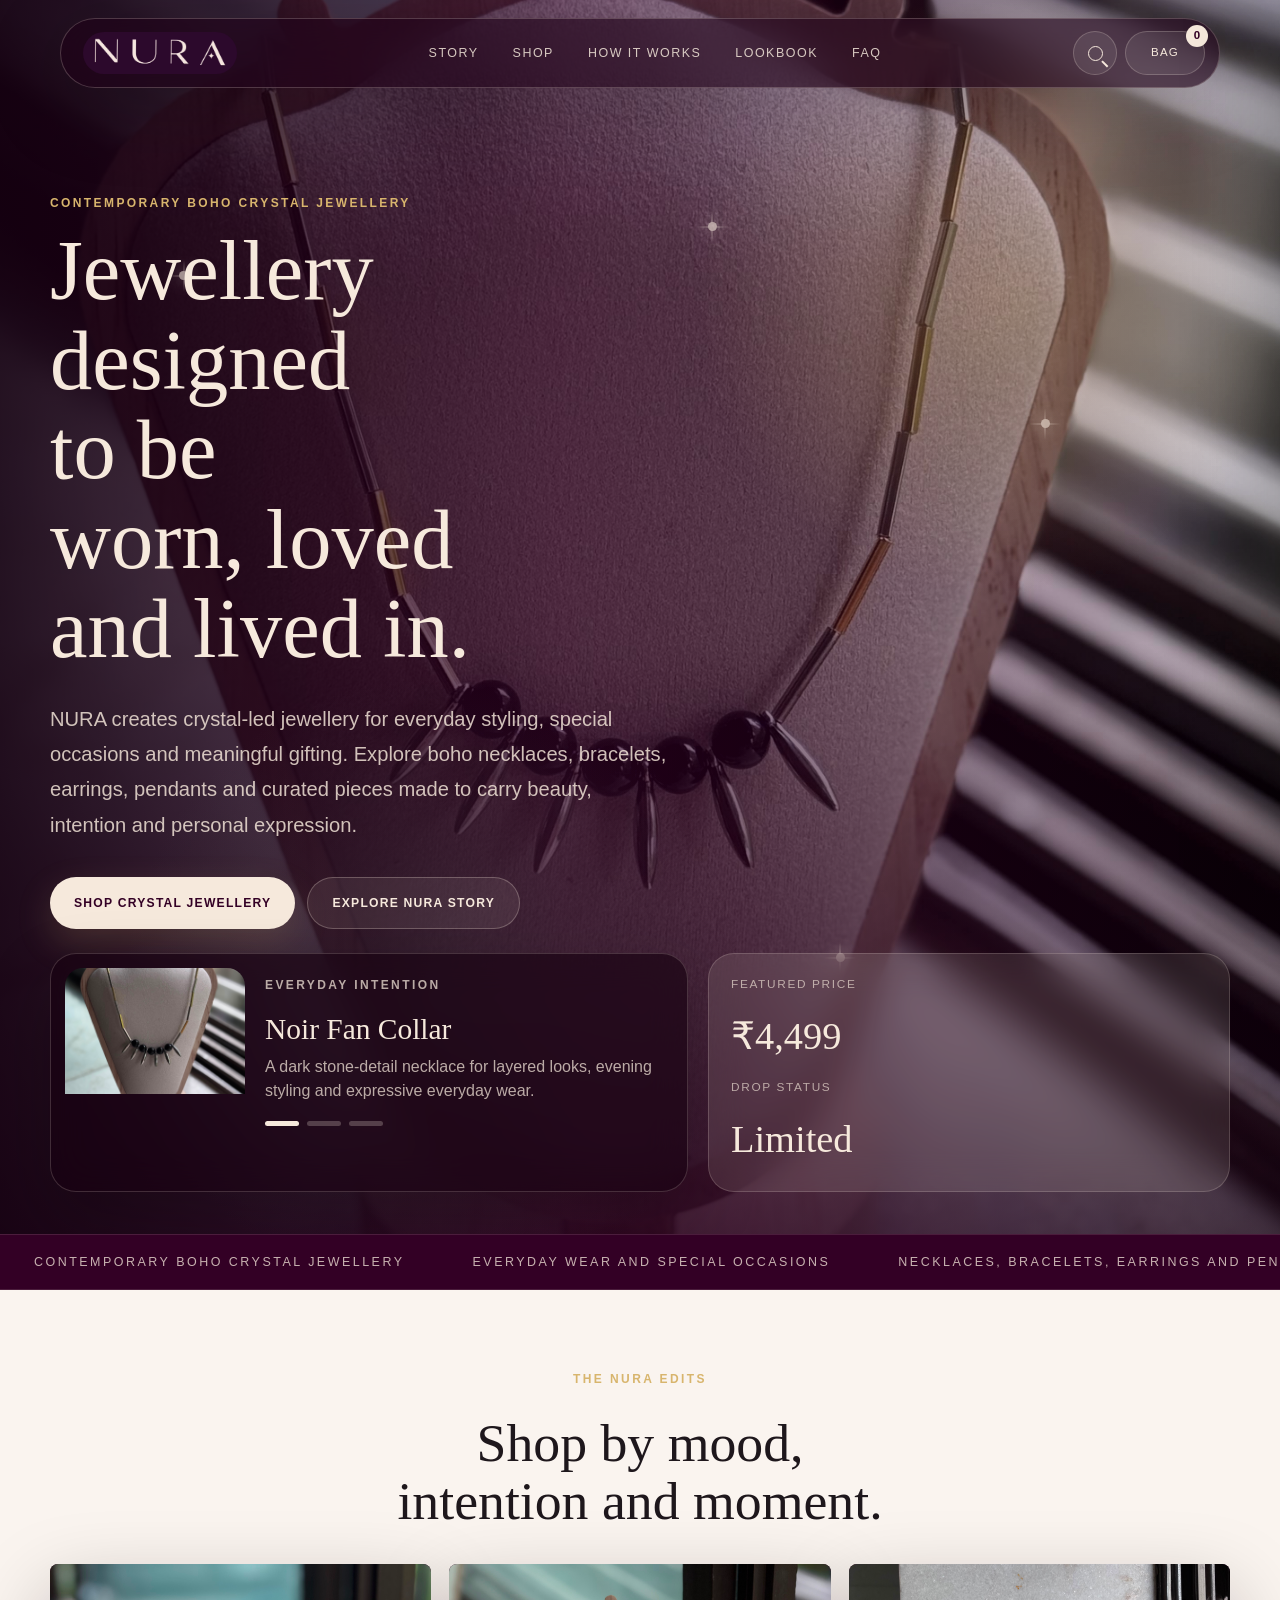
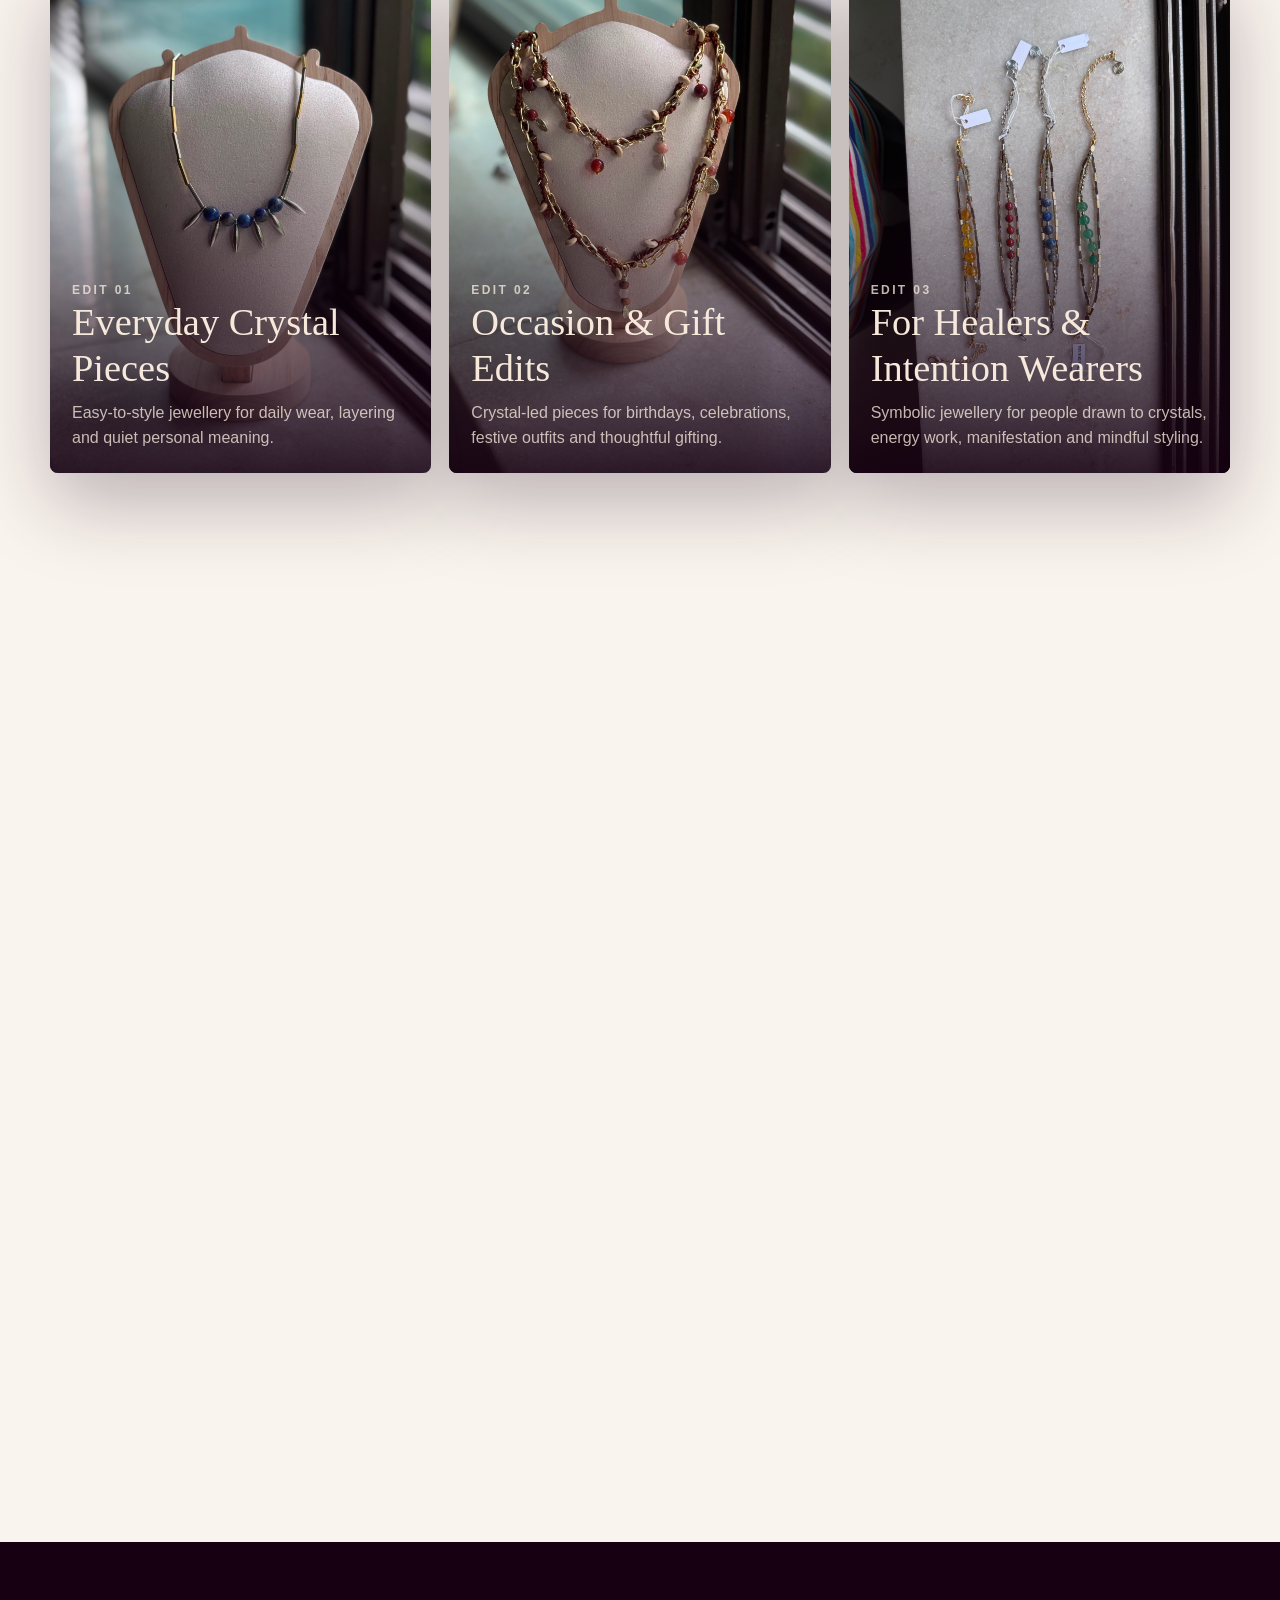
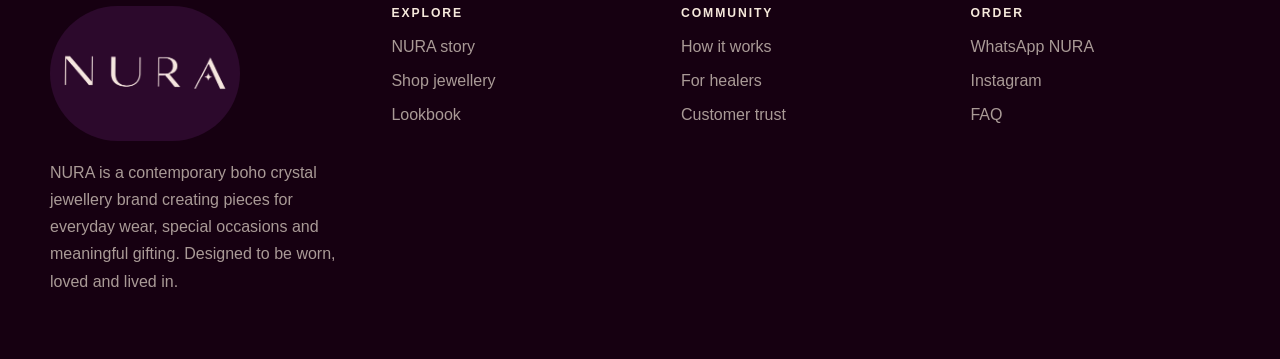
<file: docs/index.html>
<!DOCTYPE html>
<html lang="en">
  <head>
    <meta charset="UTF-8" />
    <meta name="viewport" content="width=device-width, initial-scale=1.0" />
    <meta
      name="description"
      content="Shop NURA contemporary boho crystal jewellery designed to be worn, loved and lived in. Explore necklaces, bracelets, earrings, pendants and meaningful gift-ready pieces."
    />
    <meta
      name="keywords"
      content="NURA jewellery, contemporary boho crystal jewellery, crystal jewellery India, everyday crystal jewellery, boho necklaces, crystal bracelets, crystal earrings, meaningful jewellery gifts"
    />
    <meta name="robots" content="index, follow" />
    <meta name="theme-color" content="#330025" />
    <link rel="canonical" href="https://jaylunia.github.io/Nandi/" />
    <meta property="og:type" content="website" />
    <meta property="og:title" content="NURA Jewellery | Contemporary Boho Crystal Jewellery" />
    <meta
      property="og:description"
      content="Explore NURA crystal-led jewellery for everyday wear, special occasions, intention-led styling and meaningful gifting."
    />
    <meta property="og:url" content="https://jaylunia.github.io/Nandi/" />
    <meta property="og:image" content="https://jaylunia.github.io/Nandi/assets/images/brand/nura-logo.JPG" />
    <meta name="twitter:card" content="summary_large_image" />
    <link rel="icon" type="image/svg+xml" href="assets/images/brand/favicon.svg" />
    <title>NURA Jewellery | Contemporary Boho Crystal Jewellery for Everyday Wear</title>
    <link rel="stylesheet" href="css/bootstrap.min.css" />
    <link rel="stylesheet" href="css/style.css" />
    <script src="js/jquery-3.7.1.min.js" defer></script>
    <script src="js/site-data.js" defer></script>
    <script src="js/products-data.js" defer></script>
    <script src="js/checkout-data.js" defer></script>
    <script src="js/main.js" defer></script>
  </head>
  <body class="home-page" data-page="home">
    <main>
      <section class="hero" id="home">
        <div class="hero-bg" id="heroBg"></div>
        <div class="hero-overlay"></div>
        <div class="hero-stars" aria-hidden="true">
          <span></span>
          <span></span>
          <span></span>
          <span></span>
          <span></span>
        </div>

        <div class="hero-content reveal">
          <p class="eyebrow" id="heroEyebrow">Contemporary Boho Crystal Jewellery</p>
          <h1 id="heroTitle">Jewellery designed to be worn, loved and lived in.</h1>
          <p id="heroCopy">
            Crystal-led jewellery for everyday styling, special occasions and meaningful gifting.
          </p>
          <div class="hero-actions">
            <a class="primary-link" href="shop.html" data-hero-primary>Shop the edit</a>
            <a class="secondary-link" href="story.html" data-hero-secondary>Explore NURA story</a>
          </div>
        </div>

        <div class="hero-showcase reveal" id="heroShowcase" aria-label="Featured jewellery"></div>
      </section>

      <section class="marquee-band" aria-label="Brand highlights">
        <div class="marquee-track" id="marqueeTrack"></div>
      </section>

      <section class="section-shell intro-panel reveal" id="collections">
        <div class="section-heading">
          <p class="eyebrow">The NURA edits</p>
          <h2>Shop by mood, intention and moment.</h2>
        </div>
        <div class="collection-grid" id="collectionGrid"></div>
      </section>

      <section class="section-shell service-section reveal">
        <div class="section-heading">
          <p class="eyebrow">How NURA works</p>
          <h2>Built for easy browsing, WhatsApp orders and smooth gifting.</h2>
        </div>
        <div class="service-grid" id="serviceGrid"></div>
      </section>

      <section class="newsletter-section reveal" id="newsletter">
        <div>
          <p class="eyebrow">Private drop list</p>
          <h2>Get first access to new NURA edits.</h2>
        </div>
        <form class="newsletter-form" id="newsletterForm">
          <label class="sr-only" for="emailInput">Email address</label>
          <input id="emailInput" type="email" placeholder="Email address" required />
          <button type="submit">Join</button>
        </form>
      </section>
    </main>
  </body>
</html>
</file>
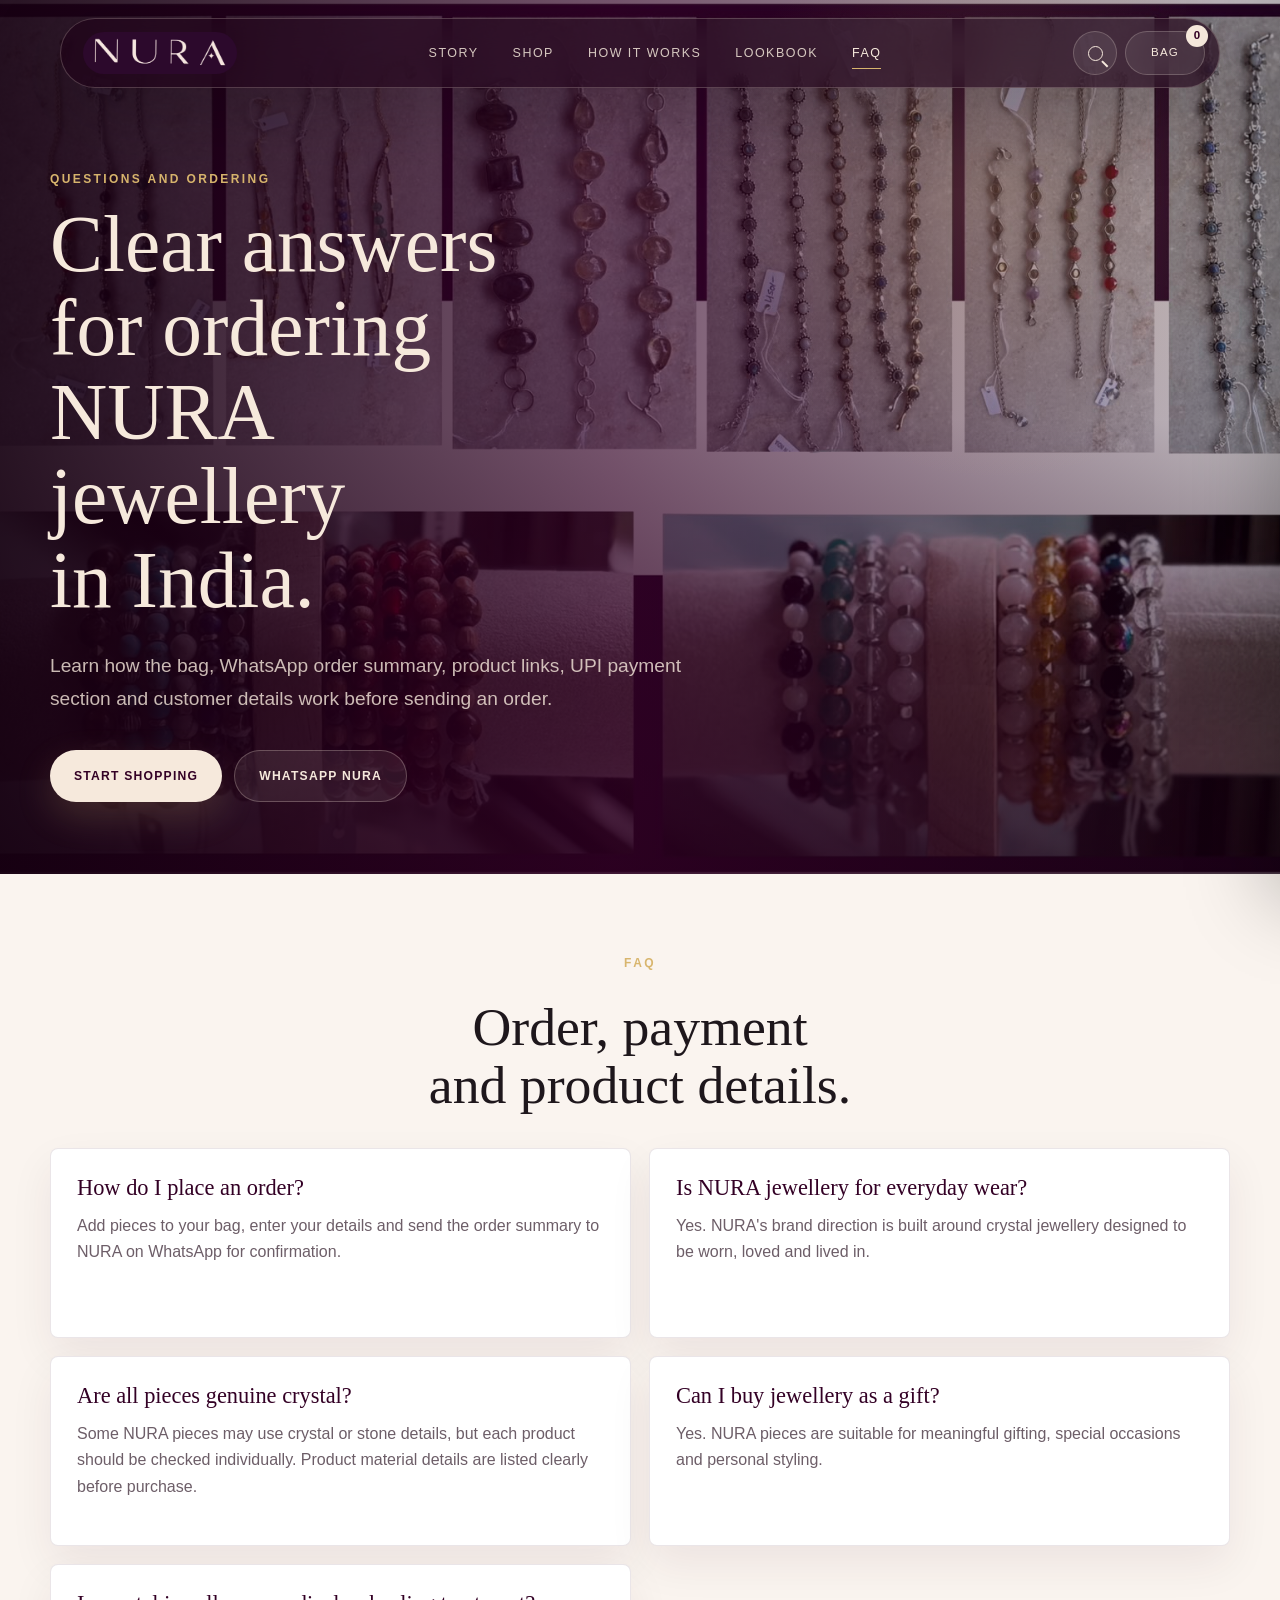
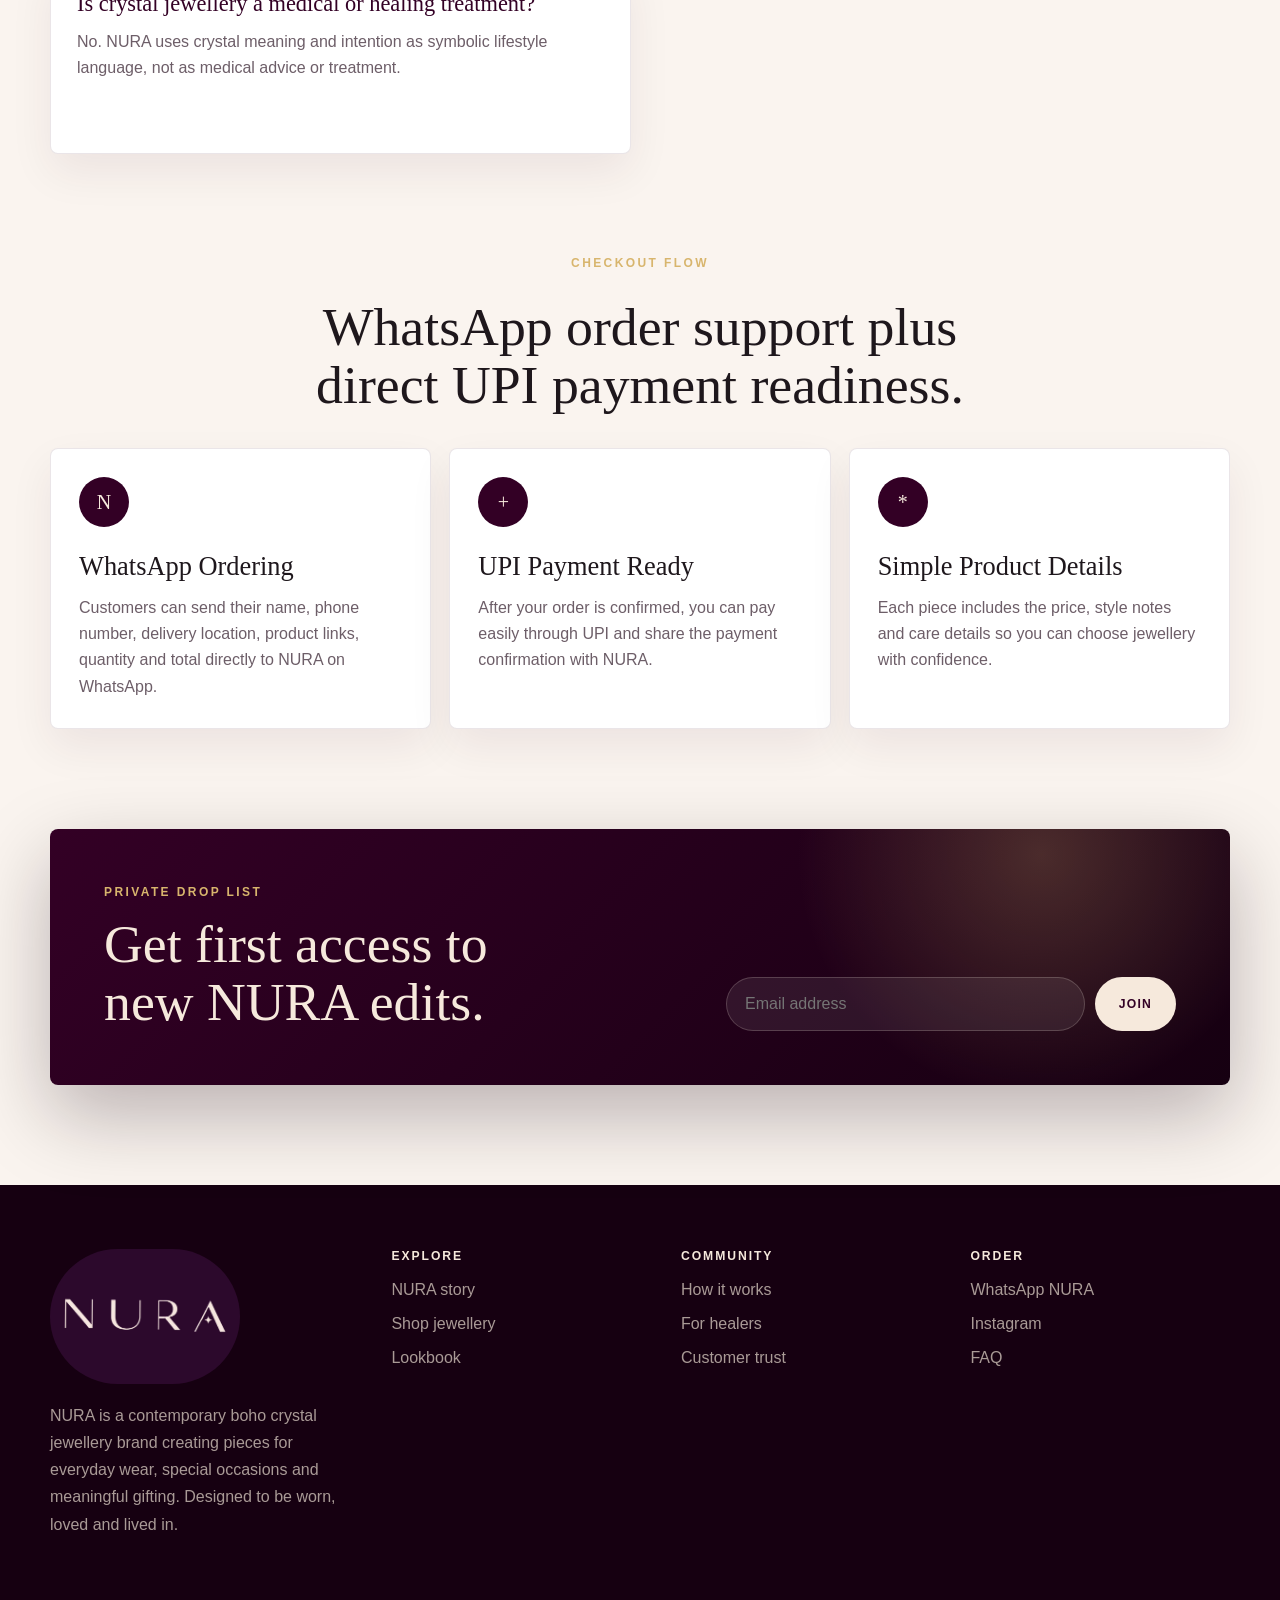
<file: docs/faq.html>
<!DOCTYPE html>
<html lang="en">
  <head>
    <meta charset="UTF-8" />
    <meta name="viewport" content="width=device-width, initial-scale=1.0" />
    <meta
      name="description"
      content="Find NURA jewellery order information, WhatsApp checkout details, India UPI payment notes, product care guidance and crystal jewellery wording."
    />
    <meta
      name="keywords"
      content="NURA FAQ, NURA WhatsApp order, NURA UPI payment, crystal jewellery care, India jewellery checkout"
    />
    <meta name="robots" content="index, follow" />
    <meta name="theme-color" content="#330025" />
    <link rel="canonical" href="https://jaylunia.github.io/Nandi/faq.html" />
    <meta property="og:type" content="website" />
    <meta property="og:title" content="NURA FAQ | Ordering, WhatsApp Checkout and UPI Payment" />
    <meta
      property="og:description"
      content="Answers about NURA ordering, WhatsApp checkout, India UPI payment setup, product materials, gifting and crystal jewellery wording."
    />
    <meta property="og:url" content="https://jaylunia.github.io/Nandi/faq.html" />
    <meta property="og:image" content="https://jaylunia.github.io/Nandi/assets/images/brand/nura-logo.JPG" />
    <meta name="twitter:card" content="summary_large_image" />
    <link rel="icon" type="image/svg+xml" href="assets/images/brand/favicon.svg" />
    <title>NURA FAQ | Ordering, WhatsApp Checkout and UPI Payment</title>
    <link rel="stylesheet" href="css/bootstrap.min.css" />
    <link rel="stylesheet" href="css/style.css" />
    <script src="js/jquery-3.7.1.min.js" defer></script>
    <script src="js/site-data.js" defer></script>
    <script src="js/products-data.js" defer></script>
    <script src="js/checkout-data.js" defer></script>
    <script src="js/main.js" defer></script>
  </head>
  <body class="faq-page" data-page="faq">
    <main>
      <section class="page-hero" id="faqTop">
        <div
          class="page-hero-bg"
          style="background-image: url('assets/images/products/923d2b7d-5e84-4326-8743-2de1401bbcfe.JPG')"
        ></div>
        <div class="page-hero-content reveal">
          <p class="eyebrow">Questions and ordering</p>
          <h1>Clear answers for ordering NURA jewellery in India.</h1>
          <p>
            Learn how the bag, WhatsApp order summary, product links, UPI payment section and customer details work
            before sending an order.
          </p>
          <div class="page-hero-actions">
            <a class="primary-link" href="shop.html">Start shopping</a>
            <a class="secondary-link" href="https://wa.me/919638833888" target="_blank" rel="noopener">WhatsApp NURA</a>
          </div>
        </div>
      </section>

      <section class="section-shell faq-section reveal" id="faq">
        <div class="section-heading">
          <p class="eyebrow">FAQ</p>
          <h2>Order, payment and product details.</h2>
        </div>
        <div class="faq-grid" id="faqGrid"></div>
      </section>

      <section class="section-shell service-section reveal">
        <div class="section-heading">
          <p class="eyebrow">Checkout flow</p>
          <h2>WhatsApp order support plus direct UPI payment readiness.</h2>
        </div>
        <div class="service-grid" id="serviceGrid"></div>
      </section>

      <section class="newsletter-section reveal" id="newsletter">
        <div>
          <p class="eyebrow">Private drop list</p>
          <h2>Get first access to new NURA edits.</h2>
        </div>
        <form class="newsletter-form" id="newsletterForm">
          <label class="sr-only" for="emailInput">Email address</label>
          <input id="emailInput" type="email" placeholder="Email address" required />
          <button type="submit">Join</button>
        </form>
      </section>
    </main>
  </body>
</html>
</file>
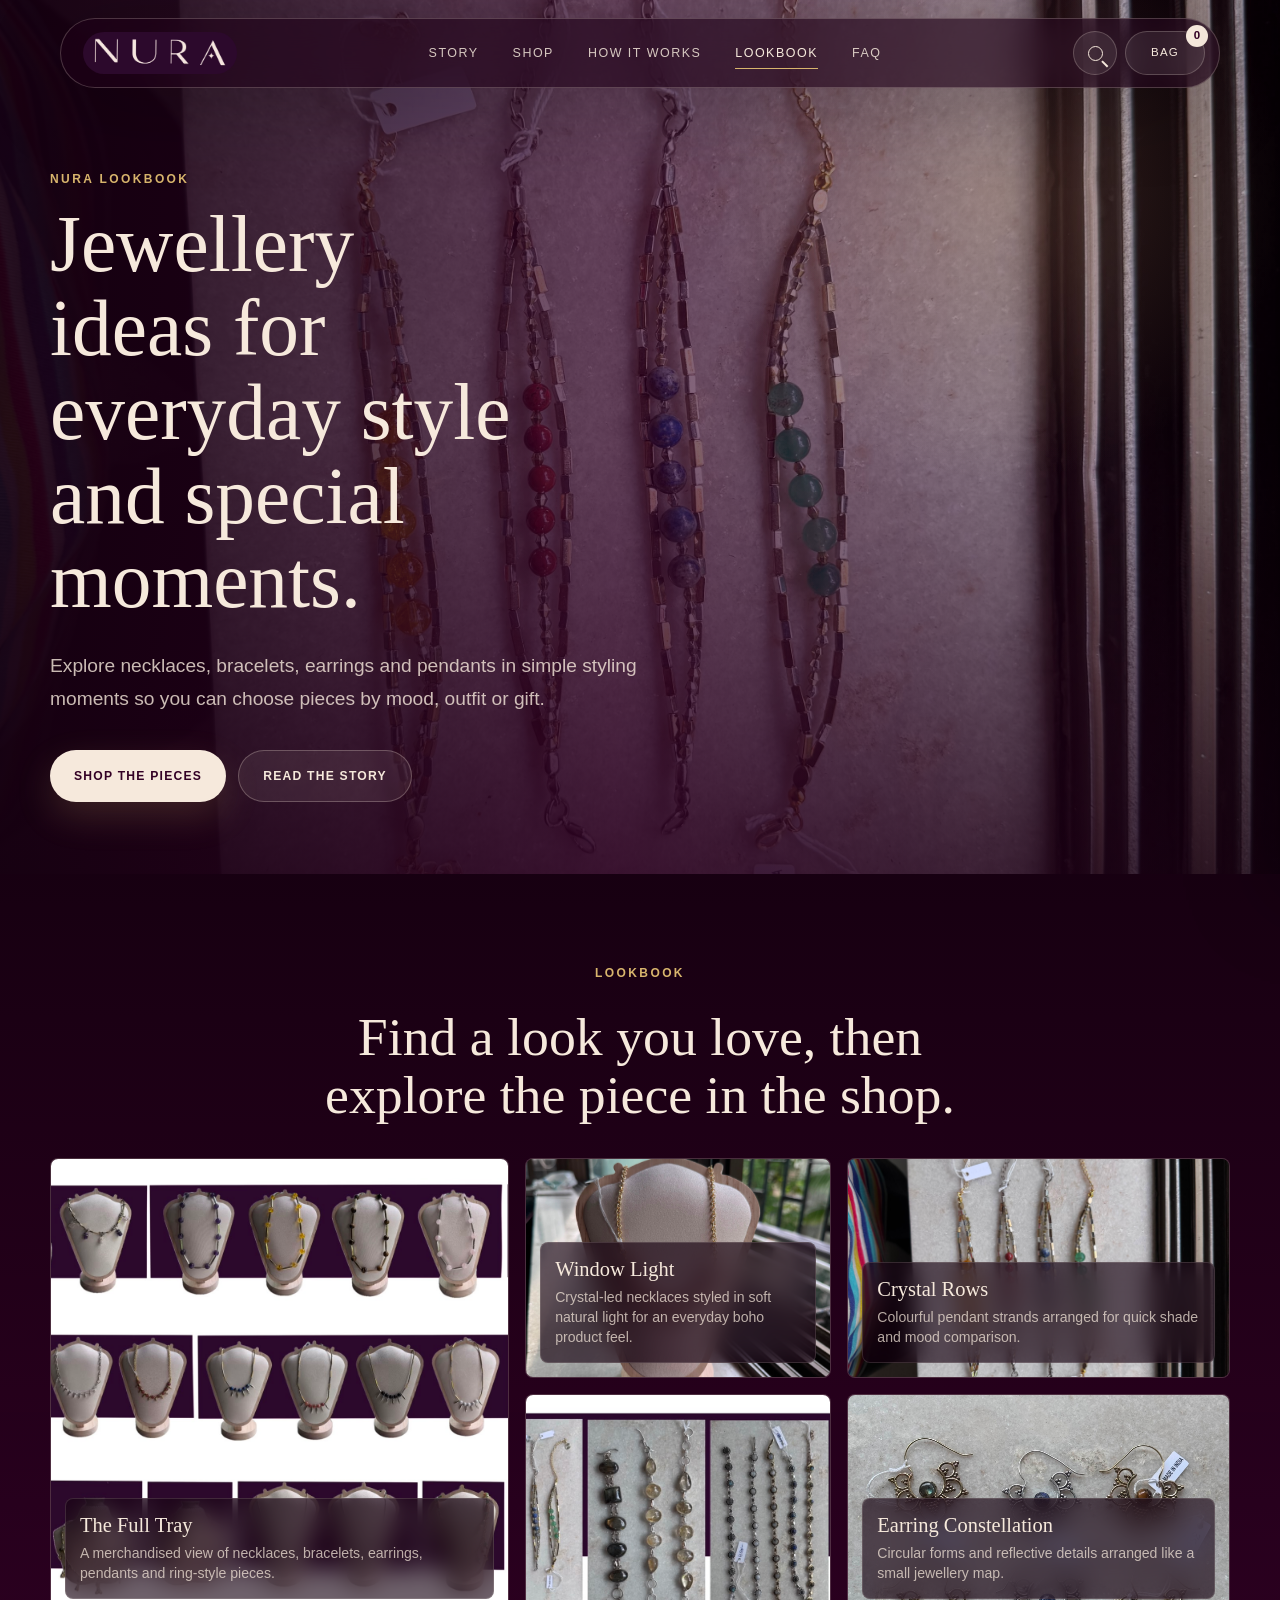
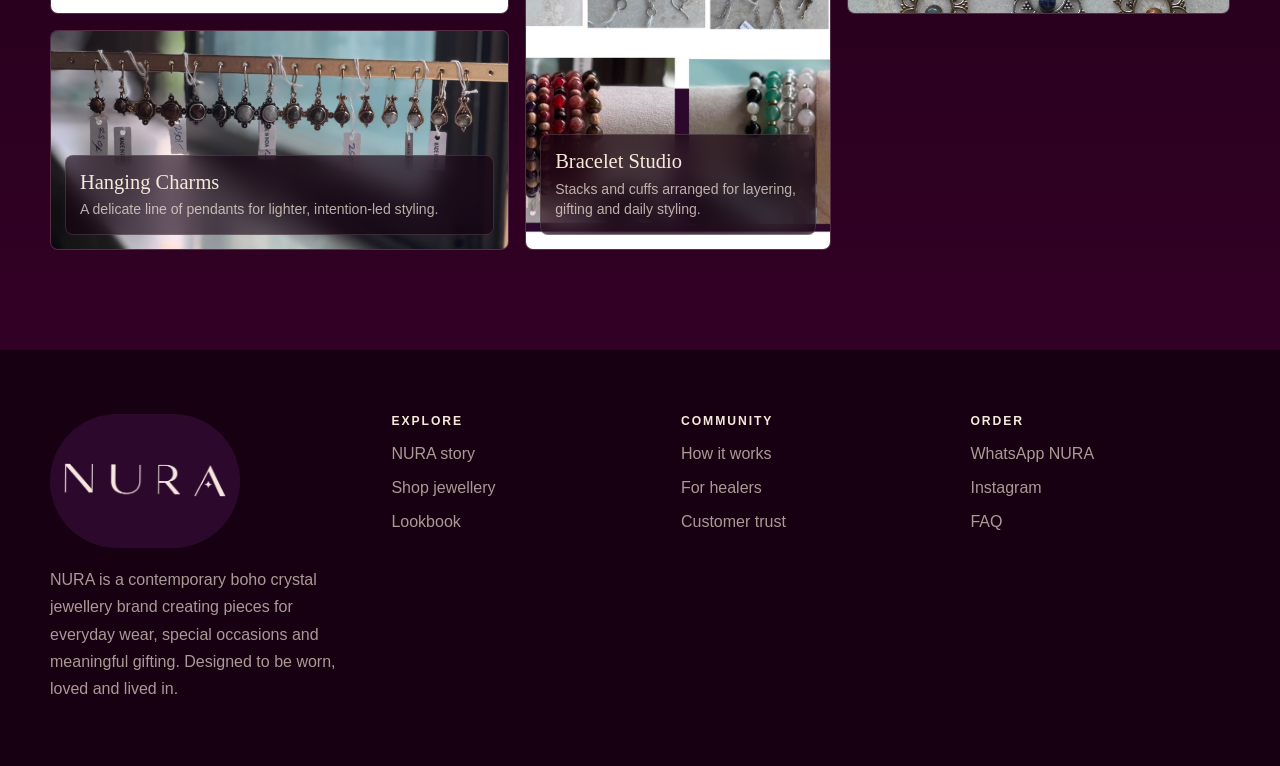
<file: docs/lookbook.html>
<!DOCTYPE html>
<html lang="en">
  <head>
    <meta charset="UTF-8" />
    <meta name="viewport" content="width=device-width, initial-scale=1.0" />
    <meta
      name="description"
      content="Explore NURA jewellery styling ideas with necklaces, bracelets, earrings, pendants and gift-ready pieces for everyday and special moments."
    />
    <meta
      name="keywords"
      content="NURA lookbook, crystal jewellery styling, boho jewellery, pendant styling, bracelet styling, gift jewellery"
    />
    <meta name="robots" content="index, follow" />
    <meta name="theme-color" content="#330025" />
    <link rel="canonical" href="https://jaylunia.github.io/Nandi/lookbook.html" />
    <meta property="og:type" content="website" />
    <meta property="og:title" content="NURA Lookbook | Crystal Jewellery Styling Ideas" />
    <meta
      property="og:description"
      content="See NURA jewellery styling ideas for everyday wear, gifting, festive looks and crystal-inspired accessories."
    />
    <meta property="og:url" content="https://jaylunia.github.io/Nandi/lookbook.html" />
    <meta property="og:image" content="https://jaylunia.github.io/Nandi/assets/images/brand/nura-logo.JPG" />
    <meta name="twitter:card" content="summary_large_image" />
    <link rel="icon" type="image/svg+xml" href="assets/images/brand/favicon.svg" />
    <title>NURA Lookbook | Crystal Jewellery Styling Ideas</title>
    <link rel="stylesheet" href="css/bootstrap.min.css" />
    <link rel="stylesheet" href="css/style.css" />
    <script src="js/jquery-3.7.1.min.js" defer></script>
    <script src="js/site-data.js" defer></script>
    <script src="js/products-data.js" defer></script>
    <script src="js/checkout-data.js" defer></script>
    <script src="js/main.js" defer></script>
  </head>
  <body class="lookbook-page" data-page="lookbook">
    <main>
      <section class="page-hero" id="lookbookTop">
        <div
          class="page-hero-bg"
          style="background-image: url('assets/images/products/4414665b-23c7-4365-a617-f62e47ed218c.JPG')"
        ></div>
        <div class="page-hero-content reveal">
          <p class="eyebrow">NURA lookbook</p>
          <h1>Jewellery ideas for everyday style and special moments.</h1>
          <p>
            Explore necklaces, bracelets, earrings and pendants in simple styling moments so you can choose pieces by
            mood, outfit or gift.
          </p>
          <div class="page-hero-actions">
            <a class="primary-link" href="shop.html">Shop the pieces</a>
            <a class="secondary-link" href="story.html">Read the story</a>
          </div>
        </div>
      </section>

      <section class="lookbook-section" id="lookbook">
        <div class="section-shell">
          <div class="section-heading reveal">
            <p class="eyebrow">Lookbook</p>
            <h2>Find a look you love, then explore the piece in the shop.</h2>
          </div>
          <div class="lookbook-grid" id="lookbookGrid"></div>
        </div>
      </section>
    </main>
  </body>
</html>
</file>
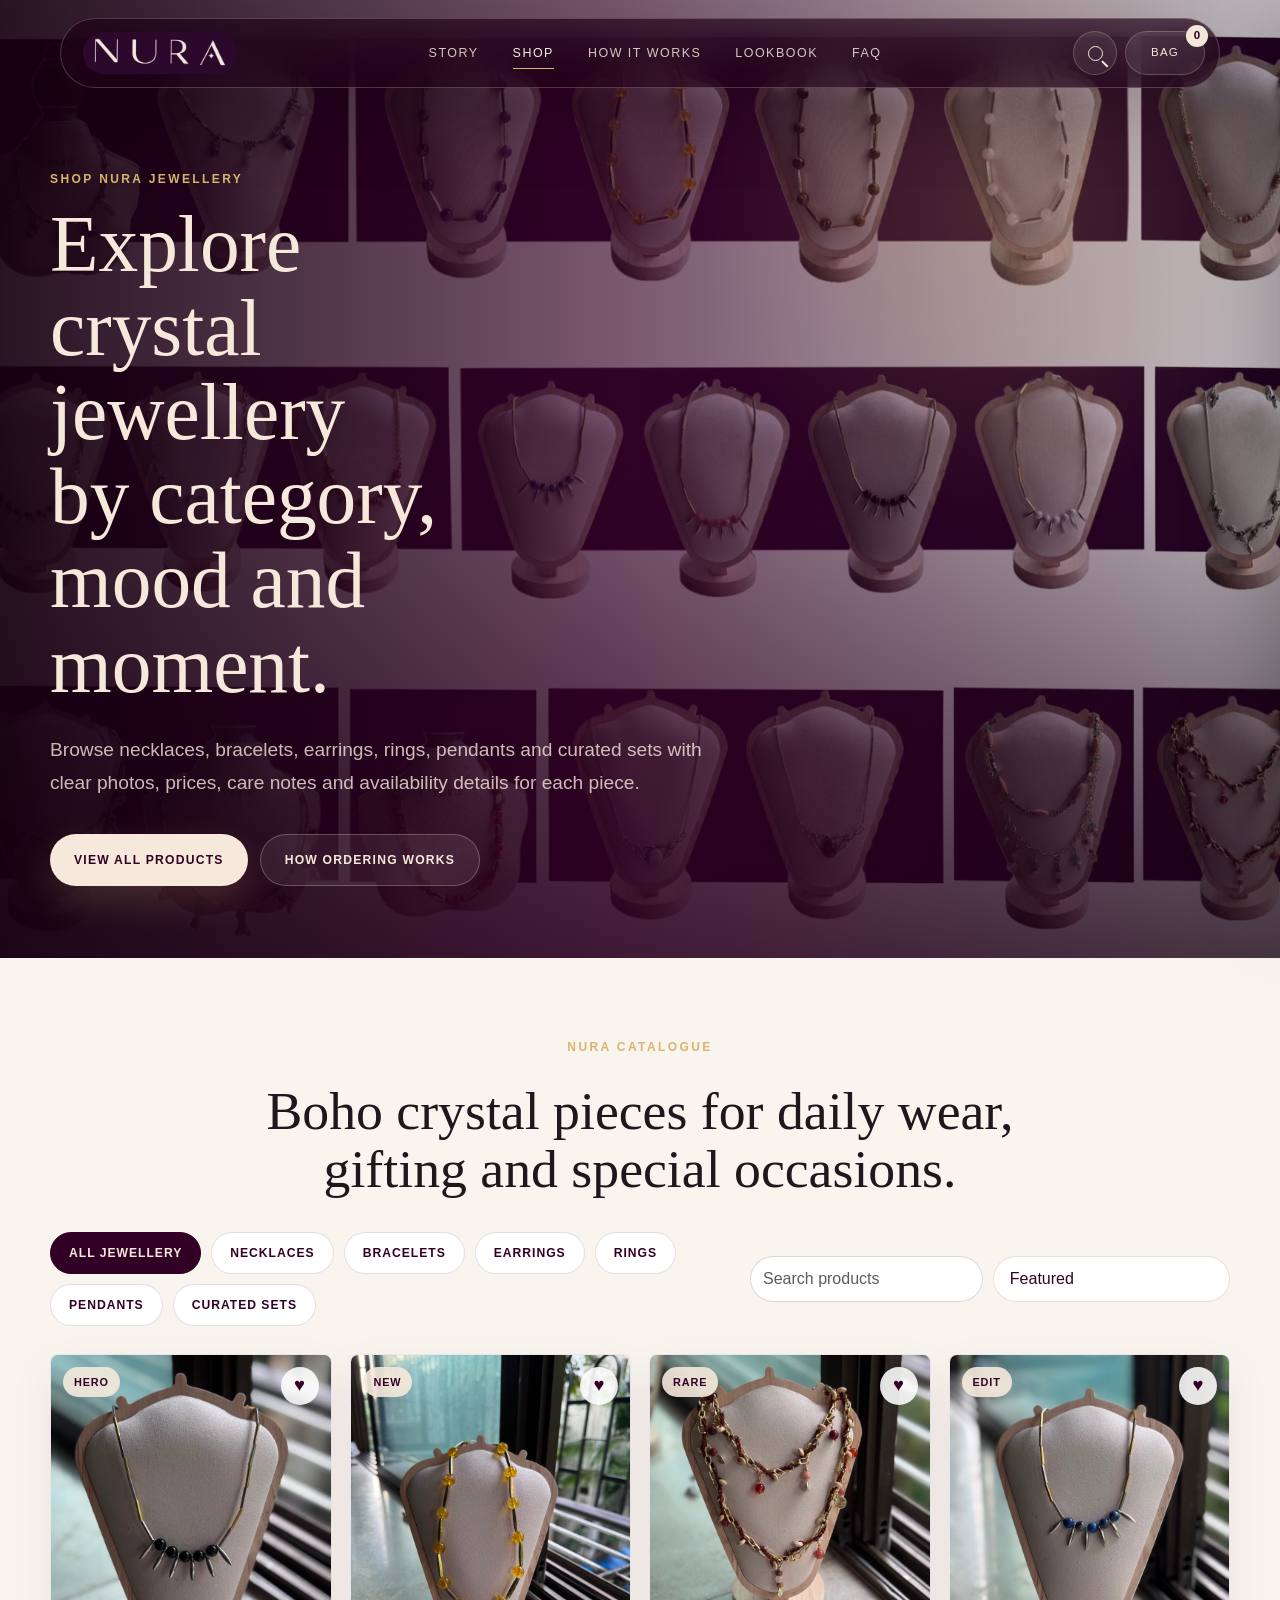
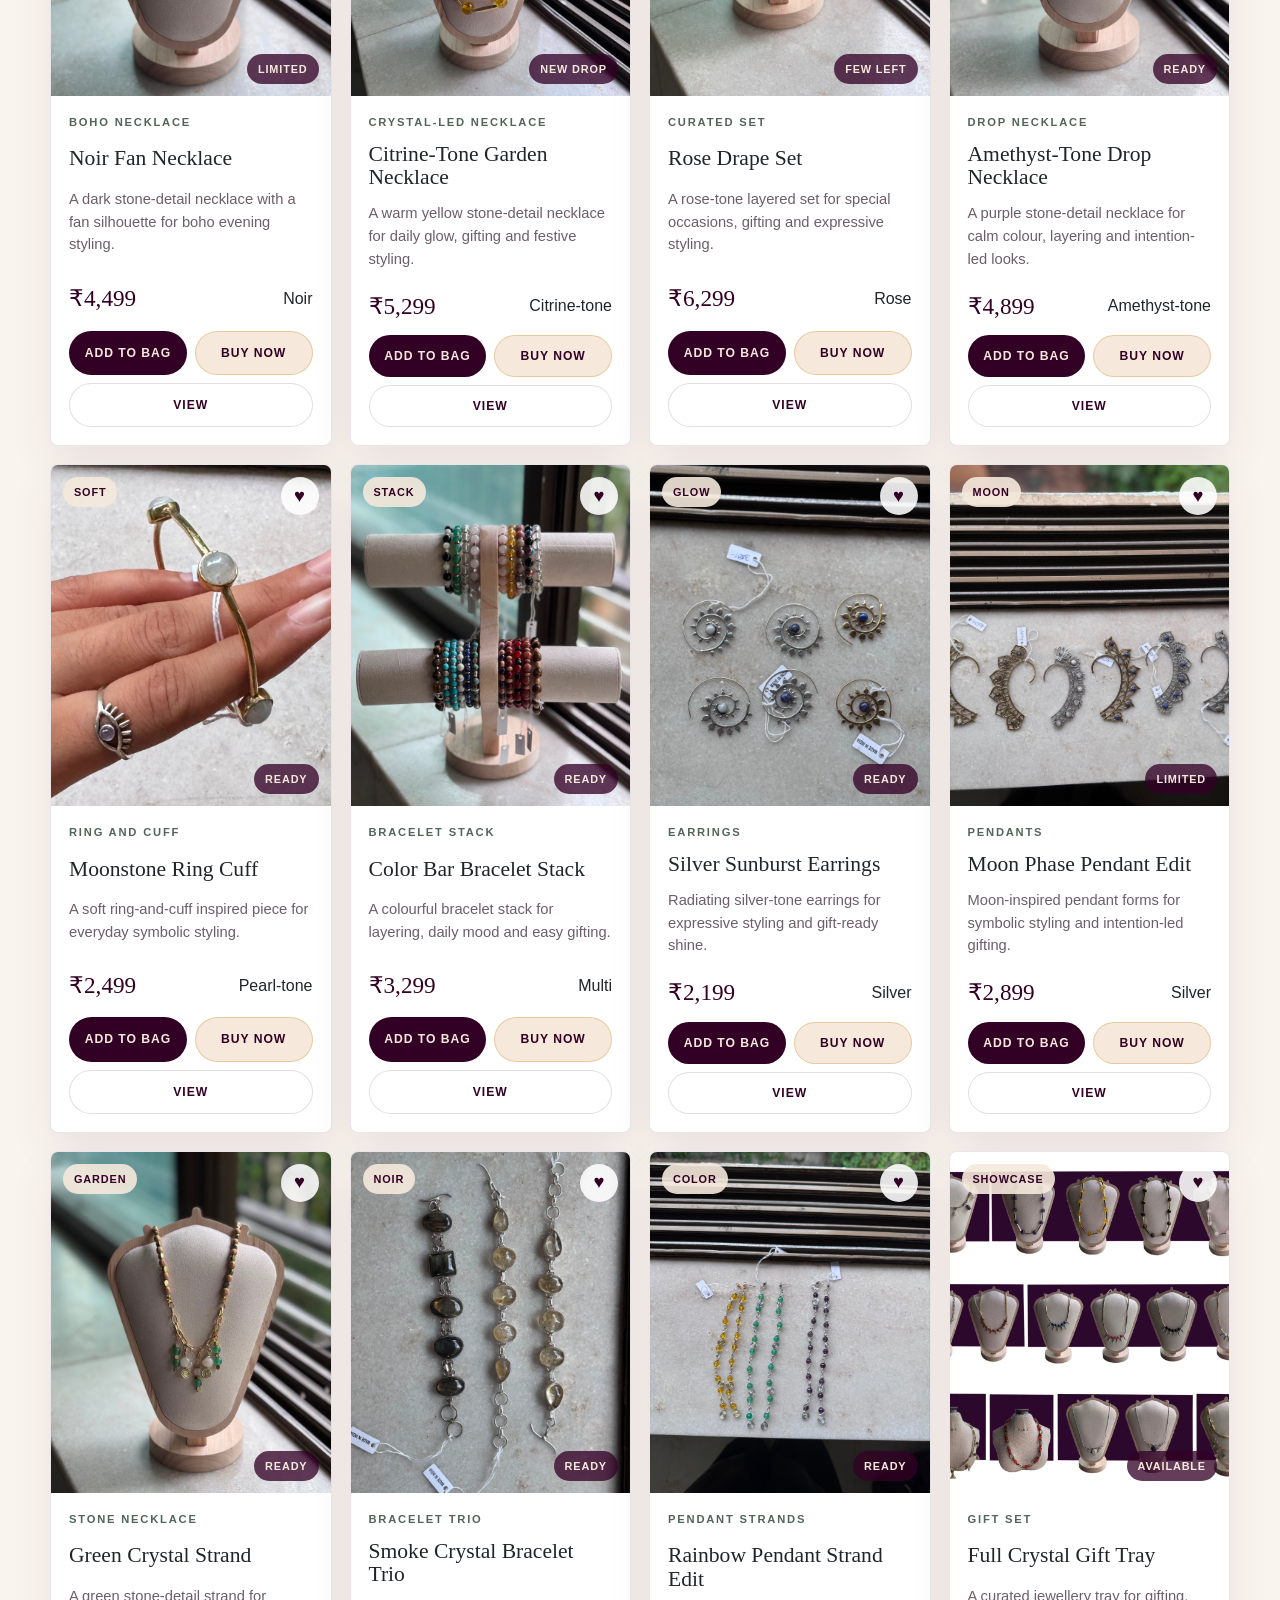
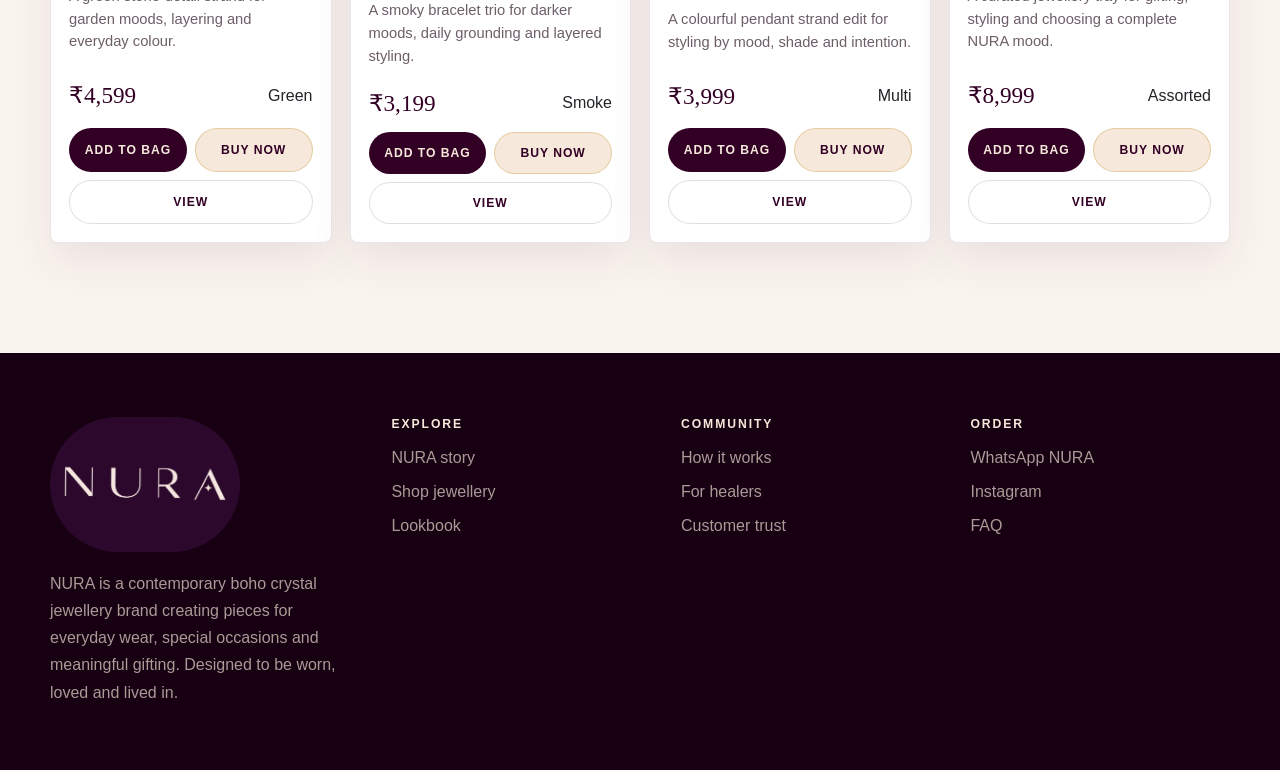
<file: docs/shop.html>
<!DOCTYPE html>
<html lang="en">
  <head>
    <meta charset="UTF-8" />
    <meta name="viewport" content="width=device-width, initial-scale=1.0" />
    <meta
      name="description"
      content="Browse the NURA jewellery shop for crystal-led necklaces, bracelets, earrings, pendants, rings and curated gift-ready pieces with WhatsApp and UPI checkout options."
    />
    <meta
      name="keywords"
      content="shop NURA jewellery, boho crystal necklaces, crystal bracelets India, crystal earrings, pendant jewellery, NURA cart"
    />
    <meta name="robots" content="index, follow" />
    <meta name="theme-color" content="#330025" />
    <link rel="canonical" href="https://jaylunia.github.io/Nandi/shop.html" />
    <meta property="og:type" content="website" />
    <meta property="og:title" content="Shop NURA Jewellery | Boho Crystal Necklaces, Bracelets and Earrings" />
    <meta
      property="og:description"
      content="Shop NURA crystal-led jewellery with product search, category filters, a persistent bag, WhatsApp ordering and India UPI payment support."
    />
    <meta property="og:url" content="https://jaylunia.github.io/Nandi/shop.html" />
    <meta property="og:image" content="https://jaylunia.github.io/Nandi/assets/images/brand/nura-logo.JPG" />
    <meta name="twitter:card" content="summary_large_image" />
    <link rel="icon" type="image/svg+xml" href="assets/images/brand/favicon.svg" />
    <title>Shop NURA Jewellery | Boho Crystal Necklaces, Bracelets and Earrings</title>
    <link rel="stylesheet" href="css/bootstrap.min.css" />
    <link rel="stylesheet" href="css/style.css" />
    <script src="js/jquery-3.7.1.min.js" defer></script>
    <script src="js/site-data.js" defer></script>
    <script src="js/products-data.js" defer></script>
    <script src="js/checkout-data.js" defer></script>
    <script src="js/main.js" defer></script>
  </head>
  <body class="shop-page" data-page="shop">
    <main>
      <section class="page-hero" id="shopTop">
        <div
          class="page-hero-bg"
          style="background-image: url('assets/images/products/7bac9b3f-d4c6-4c7b-b6d9-d603f362c15d.JPG')"
        ></div>
        <div class="page-hero-content reveal">
          <p class="eyebrow">Shop NURA jewellery</p>
          <h1>Explore crystal jewellery by category, mood and moment.</h1>
          <p>
            Browse necklaces, bracelets, earrings, rings, pendants and curated sets with clear photos, prices, care notes
            and availability details for each piece.
          </p>
          <div class="page-hero-actions">
            <a class="primary-link" href="#shop">View all products</a>
            <a class="secondary-link" href="faq.html">How ordering works</a>
          </div>
        </div>
      </section>

      <section class="shop-section section-shell" id="shop">
        <div class="section-heading reveal">
          <p class="eyebrow">NURA catalogue</p>
          <h2>Boho crystal pieces for daily wear, gifting and special occasions.</h2>
        </div>

        <div class="shop-toolbar reveal">
          <div class="filter-pills" id="filterPills" aria-label="Product filters"></div>
          <div class="shop-controls">
            <label class="sr-only" for="shopSearchInput">Search products</label>
            <input
              class="form-control shop-search"
              id="shopSearchInput"
              type="search"
              placeholder="Search products"
            />
            <select class="form-select" id="sortProducts" aria-label="Sort products">
              <option value="featured">Featured</option>
              <option value="price-low">Price low to high</option>
              <option value="price-high">Price high to low</option>
              <option value="name">Name A to Z</option>
            </select>
          </div>
        </div>

        <div class="product-grid" id="productGrid"></div>
      </section>
    </main>
  </body>
</html>
</file>
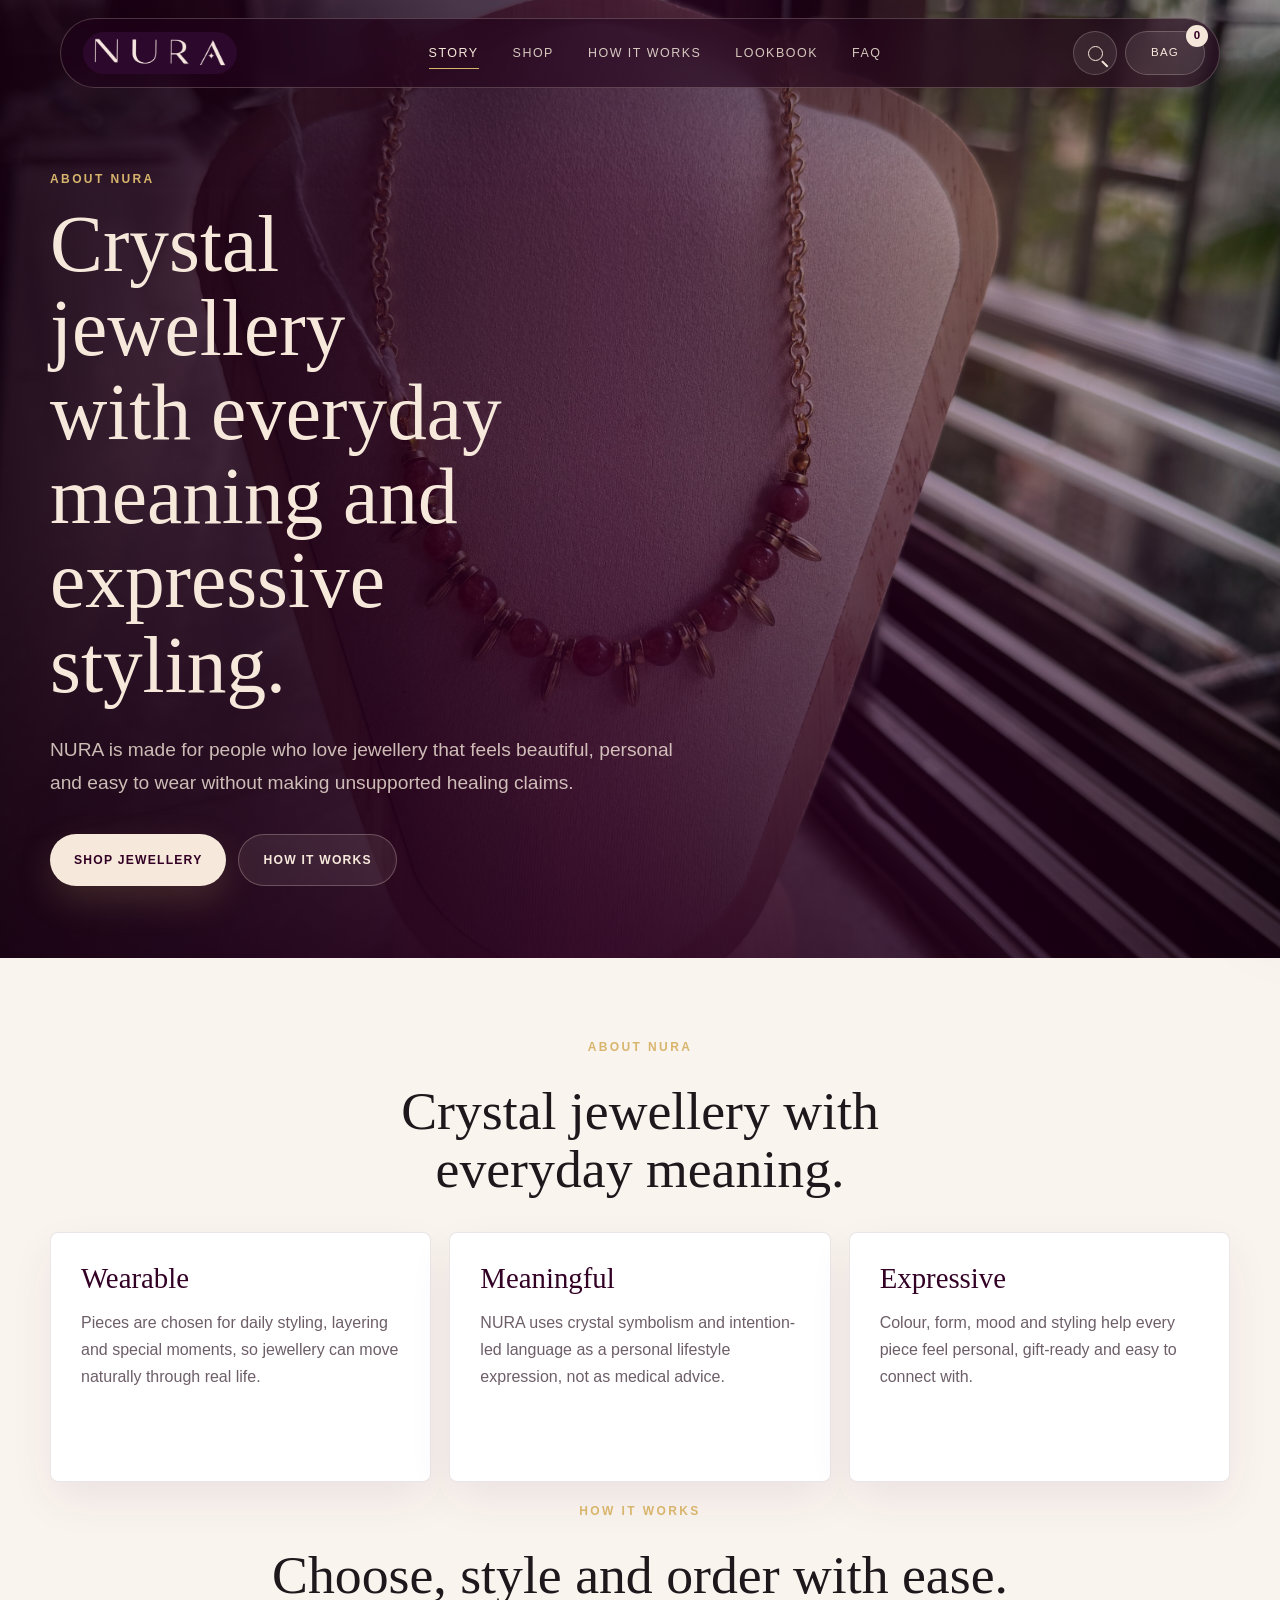
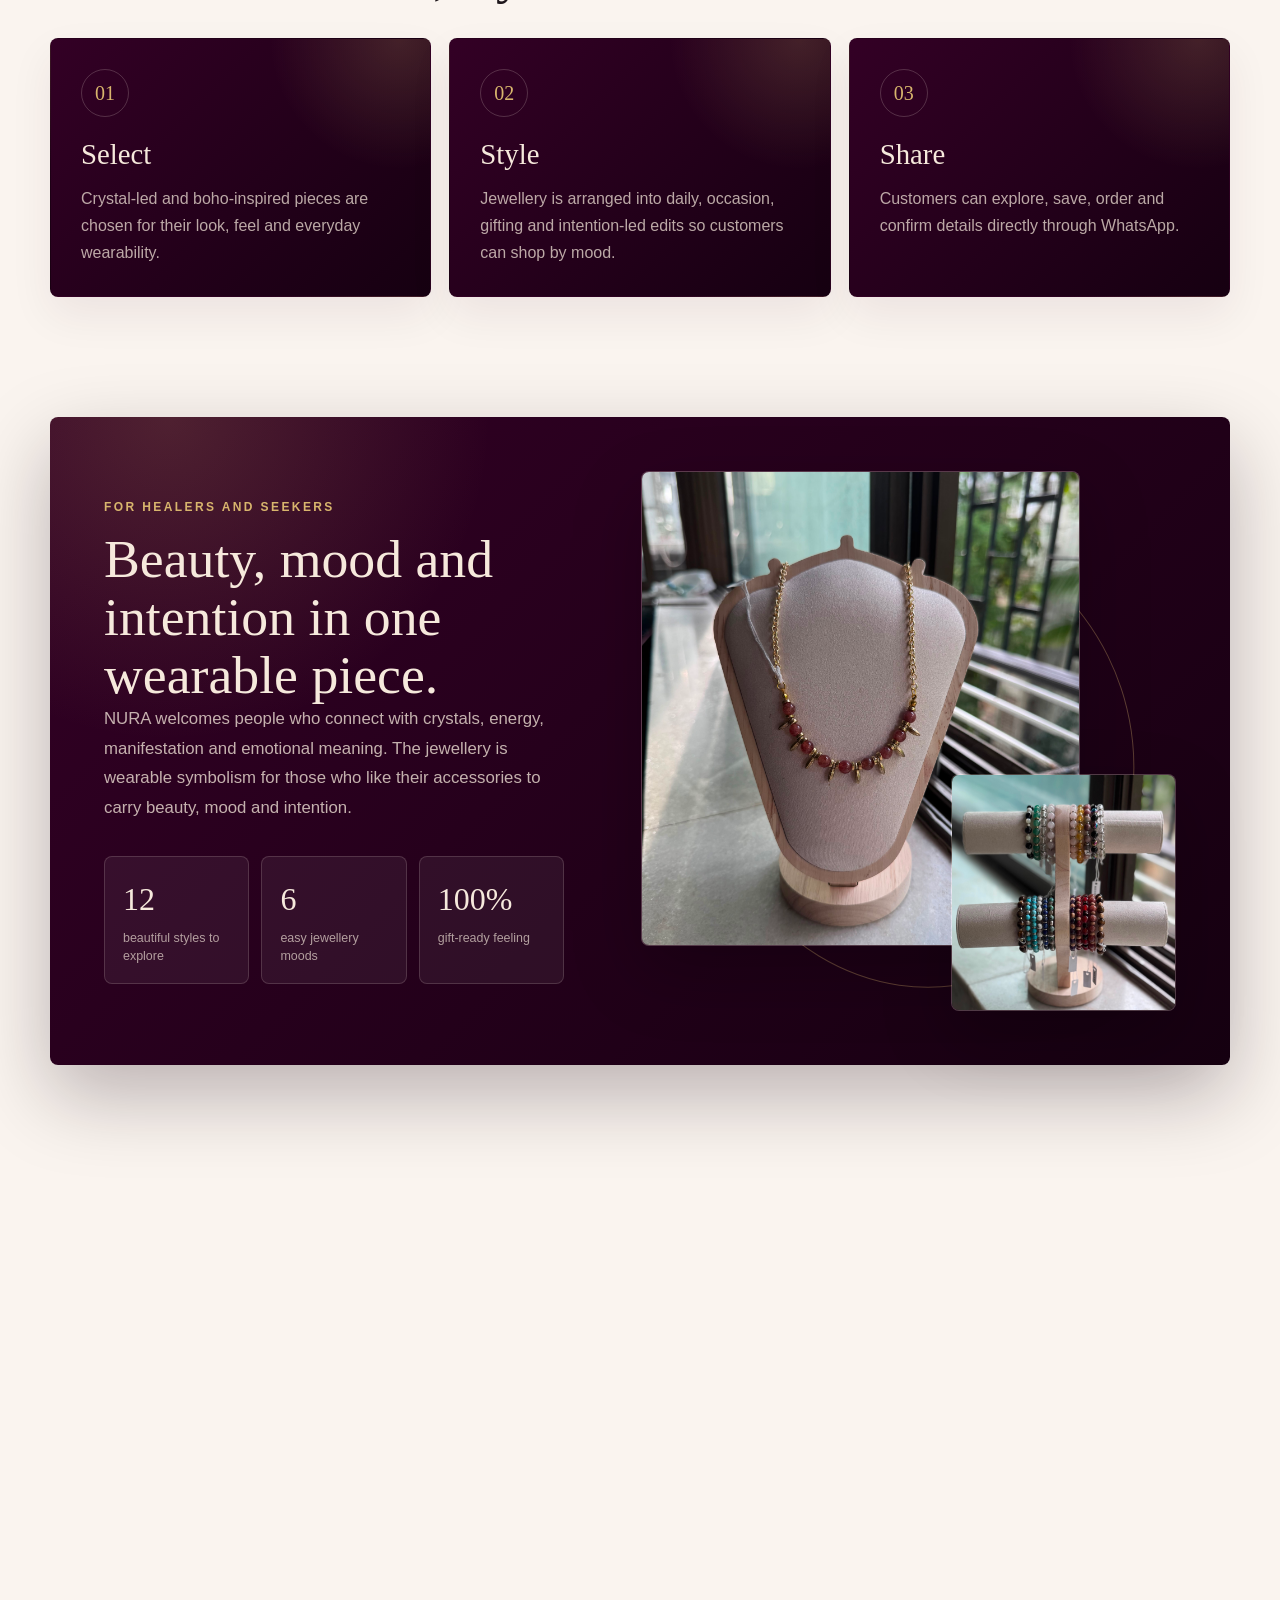
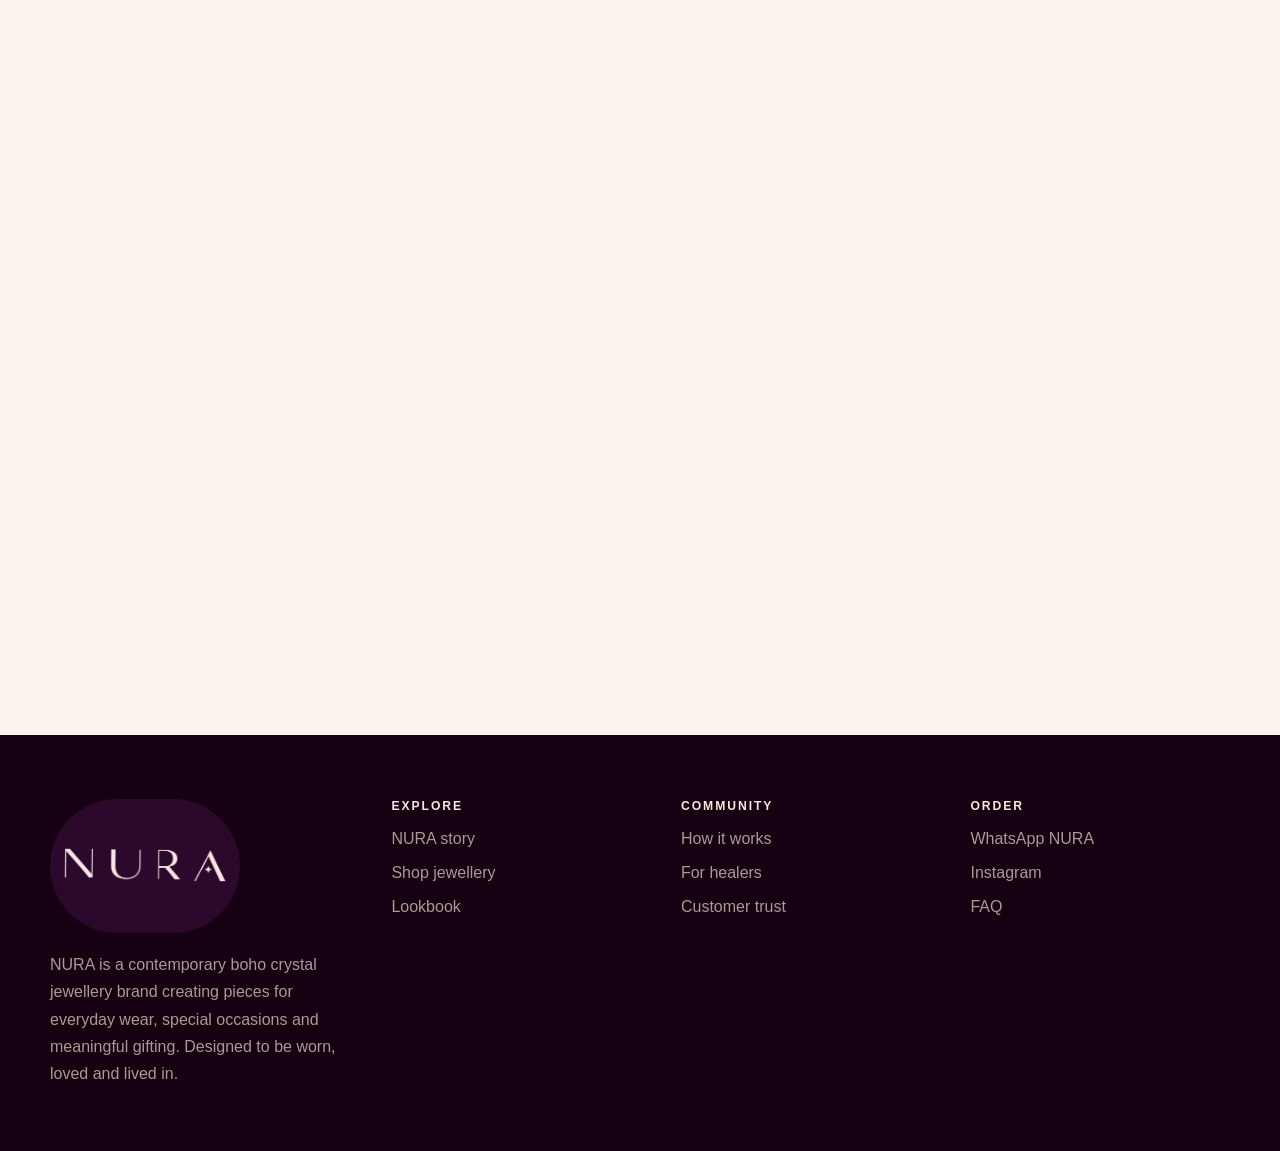
<file: docs/story.html>
<!DOCTYPE html>
<html lang="en">
  <head>
    <meta charset="UTF-8" />
    <meta name="viewport" content="width=device-width, initial-scale=1.0" />
    <meta
      name="description"
      content="Learn about NURA, a contemporary boho crystal jewellery brand made for everyday styling, meaningful gifting and personal expression."
    />
    <meta
      name="keywords"
      content="NURA story, NURA jewellery brand, boho crystal jewellery brand, meaningful jewellery, intention-led jewellery"
    />
    <meta name="robots" content="index, follow" />
    <meta name="theme-color" content="#330025" />
    <link rel="canonical" href="https://jaylunia.github.io/Nandi/story.html" />
    <meta property="og:type" content="website" />
    <meta property="og:title" content="NURA Story | Contemporary Boho Crystal Jewellery Brand" />
    <meta
      property="og:description"
      content="Meet NURA, a crystal-led jewellery brand for everyday wear, meaningful gifting and intention-inspired styling."
    />
    <meta property="og:url" content="https://jaylunia.github.io/Nandi/story.html" />
    <meta property="og:image" content="https://jaylunia.github.io/Nandi/assets/images/brand/nura-logo.JPG" />
    <meta name="twitter:card" content="summary_large_image" />
    <link rel="icon" type="image/svg+xml" href="assets/images/brand/favicon.svg" />
    <title>NURA Story | Contemporary Boho Crystal Jewellery Brand</title>
    <link rel="stylesheet" href="css/bootstrap.min.css" />
    <link rel="stylesheet" href="css/style.css" />
    <script src="js/jquery-3.7.1.min.js" defer></script>
    <script src="js/site-data.js" defer></script>
    <script src="js/products-data.js" defer></script>
    <script src="js/checkout-data.js" defer></script>
    <script src="js/main.js" defer></script>
  </head>
  <body class="story-page" data-page="story">
    <main>
      <section class="page-hero" id="storyTop">
        <div
          class="page-hero-bg"
          style="background-image: url('assets/images/products/54c56843-c267-4c73-b627-0de42d9a775a.JPG')"
        ></div>
        <div class="page-hero-content reveal">
          <p class="eyebrow">About NURA</p>
          <h1>Crystal jewellery with everyday meaning and expressive styling.</h1>
          <p>
            NURA is made for people who love jewellery that feels beautiful, personal and easy to wear without making
            unsupported healing claims.
          </p>
          <div class="page-hero-actions">
            <a class="primary-link" href="shop.html">Shop jewellery</a>
            <a class="secondary-link" href="#process">How it works</a>
          </div>
        </div>
      </section>

      <section class="section-shell story-section reveal" id="about">
        <div class="section-heading">
          <p class="eyebrow" id="aboutEyebrow">About NURA</p>
          <h2 id="aboutTitle">Crystal jewellery with everyday meaning.</h2>
        </div>
        <div class="story-grid" id="aboutGrid"></div>
      </section>

      <section class="section-shell process-section reveal" id="process">
        <div class="section-heading">
          <p class="eyebrow" id="processEyebrow">How it works</p>
          <h2 id="processTitle">Choose, style and order with ease.</h2>
        </div>
        <div class="process-grid" id="processGrid"></div>
      </section>

      <section class="split-feature reveal" id="atelier">
        <div class="feature-copy">
          <p class="eyebrow" id="atelierEyebrow">Atelier note</p>
          <h2 id="atelierTitle">Layer shine with intention.</h2>
          <p id="atelierCopy"></p>
          <div class="feature-stats" id="atelierStats"></div>
        </div>
        <div class="feature-stage" id="atelierStage"></div>
      </section>

      <section class="section-shell trust-section reveal" id="trust">
        <div class="trust-copy">
          <p class="eyebrow" id="trustEyebrow">Worn, loved and shared</p>
          <h2 id="trustTitle">Made to feel honest, easy and personal.</h2>
          <p id="trustCopy"></p>
        </div>
        <div class="trust-badges" id="trustBadges"></div>
      </section>

      <section class="section-shell service-section reveal">
        <div class="section-heading">
          <p class="eyebrow">Shopping with NURA</p>
          <h2>Simple support from browsing to order confirmation.</h2>
        </div>
        <div class="service-grid" id="serviceGrid"></div>
      </section>
    </main>
  </body>
</html>
</file>
<file: docs/css/style.css>
:root {
  --plum: #330025;
  --plum-2: #4c063b;
  --plum-3: #160011;
  --champagne: #f6e9dc;
  --rose: #d9ac9d;
  --gold: #d8b56d;
  --mist: #faf4ef;
  --sage: #53645b;
  --charcoal: #1e171c;
  --muted: #9d8995;
  --line: rgba(246, 233, 220, 0.18);
  --shadow: 0 30px 80px rgba(23, 0, 17, 0.28);
  --serif: Georgia, "Times New Roman", serif;
  --sans: Arial, Helvetica, sans-serif;
}

* {
  box-sizing: border-box;
}

html {
  scroll-behavior: smooth;
  overflow-x: hidden;
}

section[id],
.product-card[id] {
  scroll-margin-top: 112px;
}

body {
  margin: 0;
  background: var(--mist);
  color: var(--charcoal);
  font-family: var(--sans);
  overflow-x: hidden;
}

body.locked {
  overflow: hidden;
}

img {
  display: block;
  max-width: 100%;
}

a {
  color: inherit;
  text-decoration: none;
}

button,
input,
select {
  font: inherit;
}

button {
  cursor: pointer;
}

.sr-only {
  position: absolute;
  width: 1px;
  height: 1px;
  padding: 0;
  margin: -1px;
  overflow: hidden;
  clip: rect(0, 0, 0, 0);
  white-space: nowrap;
  border: 0;
}

.loader {
  position: fixed;
  inset: 0;
  z-index: 100;
  display: grid;
  place-items: center;
  background: var(--plum);
  transition: opacity 0.7s ease, visibility 0.7s ease;
}

.loader img {
  width: min(420px, 70vw);
  filter: drop-shadow(0 18px 45px rgba(0, 0, 0, 0.28));
  animation: logoPulse 1.8s ease-in-out infinite;
}

.loader span {
  position: absolute;
  bottom: 24%;
  width: 140px;
  height: 1px;
  background: linear-gradient(90deg, transparent, var(--champagne), transparent);
  animation: lineSweep 1.6s ease-in-out infinite;
}

.loader.hide {
  opacity: 0;
  visibility: hidden;
}

.scroll-progress {
  position: fixed;
  top: 0;
  left: 0;
  z-index: 91;
  width: 0%;
  height: 3px;
  background: linear-gradient(90deg, var(--gold), var(--rose), var(--champagne));
}

.site-header {
  position: fixed;
  top: 18px;
  left: 50%;
  z-index: 90;
  display: grid;
  grid-template-columns: auto 1fr auto;
  align-items: center;
  gap: 28px;
  width: min(1160px, calc(100% - 32px));
  min-height: 70px;
  padding: 10px 14px 10px 22px;
  border: 1px solid rgba(246, 233, 220, 0.22);
  border-radius: 999px;
  color: var(--champagne);
  background: rgba(30, 0, 23, 0.62);
  box-shadow: 0 20px 80px rgba(0, 0, 0, 0.22);
  transform: translateX(-50%);
  backdrop-filter: blur(22px);
  transition: background 0.3s ease, transform 0.3s ease;
}

.site-header.scrolled {
  background: rgba(22, 0, 17, 0.86);
}

.brand-mark {
  display: inline-flex;
  align-items: center;
  width: 154px;
  height: 42px;
  overflow: hidden;
  border-radius: 999px;
  background: var(--plum);
}

.brand-mark img {
  width: 100%;
  height: 100%;
  object-fit: cover;
  object-position: center;
}

.nav-links {
  display: flex;
  justify-content: center;
  gap: clamp(16px, 3vw, 34px);
  font-size: 0.78rem;
  letter-spacing: 0.12em;
  text-transform: uppercase;
}

.nav-links a {
  position: relative;
  padding: 12px 0;
  color: rgba(246, 233, 220, 0.84);
}

.nav-links a::after {
  position: absolute;
  left: 0;
  bottom: 5px;
  width: 100%;
  height: 1px;
  content: "";
  background: var(--gold);
  transform: scaleX(0);
  transform-origin: right;
  transition: transform 0.35s ease;
}

.nav-links a:hover::after,
.nav-links a.active::after {
  transform: scaleX(1);
  transform-origin: left;
}

.nav-links a.active,
.mobile-menu a.active {
  color: var(--champagne);
}

.mobile-menu a.active {
  background: rgba(246, 233, 220, 0.14);
}

.header-actions {
  display: flex;
  align-items: center;
  gap: 8px;
  min-width: 0;
  justify-self: end;
}

.icon-button,
.cart-button,
.menu-toggle {
  border: 1px solid rgba(246, 233, 220, 0.22);
  color: var(--champagne);
  background: rgba(255, 255, 255, 0.08);
}

.icon-button,
.menu-toggle {
  display: grid;
  place-items: center;
  width: 44px;
  height: 44px;
  border-radius: 50%;
}

.search-toggle span {
  position: relative;
  display: block;
  width: 15px;
  height: 15px;
  border: 1.5px solid currentColor;
  border-radius: 50%;
}

.search-toggle span::after {
  position: absolute;
  right: -7px;
  bottom: -5px;
  width: 8px;
  height: 1.5px;
  content: "";
  background: currentColor;
  transform: rotate(45deg);
}

.cart-button {
  position: relative;
  min-width: 80px;
  height: 44px;
  padding: 0 18px;
  border-radius: 999px;
  text-transform: uppercase;
  letter-spacing: 0.1em;
  font-size: 0.72rem;
}

.cart-dot {
  position: absolute;
  top: -7px;
  right: -4px;
  display: grid;
  place-items: center;
  min-width: 22px;
  height: 22px;
  padding: 0 6px;
  border-radius: 999px;
  color: var(--plum);
  background: var(--champagne);
  font-size: 0.72rem;
  font-weight: 700;
  letter-spacing: 0;
}

.menu-toggle {
  display: none;
  gap: 4px;
}

.menu-toggle span {
  display: block;
  width: 17px;
  height: 1px;
  background: currentColor;
}

.mobile-menu,
.search-panel {
  position: fixed;
  left: 50%;
  z-index: 80;
  width: min(620px, calc(100% - 32px));
  border: 1px solid rgba(246, 233, 220, 0.2);
  border-radius: 24px;
  color: var(--champagne);
  background: rgba(22, 0, 17, 0.94);
  box-shadow: var(--shadow);
  transform: translate(-50%, -16px);
  opacity: 0;
  visibility: hidden;
  transition: opacity 0.3s ease, transform 0.3s ease, visibility 0.3s ease;
  backdrop-filter: blur(20px);
}

.mobile-menu.open,
.search-panel.open {
  transform: translate(-50%, 0);
  opacity: 1;
  visibility: visible;
}

.mobile-menu {
  top: 98px;
  display: grid;
  gap: 4px;
  padding: 16px;
}

.mobile-menu a {
  padding: 16px;
  border-radius: 14px;
  color: rgba(246, 233, 220, 0.84);
  background: rgba(255, 255, 255, 0.05);
}

.search-panel {
  top: 100px;
  padding: 18px;
}

.search-panel label {
  display: block;
  margin-bottom: 10px;
  color: rgba(246, 233, 220, 0.7);
  font-size: 0.72rem;
  letter-spacing: 0.16em;
  text-transform: uppercase;
}

.search-panel div {
  display: grid;
  grid-template-columns: 1fr auto;
  gap: 10px;
}

.search-panel input,
.search-panel button {
  min-height: 48px;
  border-radius: 999px;
  border: 1px solid rgba(246, 233, 220, 0.22);
}

.search-panel input {
  width: 100%;
  padding: 0 18px;
  color: var(--champagne);
  background: rgba(255, 255, 255, 0.08);
  outline: none;
}

.search-panel button {
  padding: 0 18px;
  color: var(--plum);
  background: var(--champagne);
}

.hero {
  position: relative;
  display: flex;
  flex-direction: column;
  justify-content: flex-end;
  gap: 24px;
  min-height: calc(100vh - 48px);
  padding: 170px max(24px, calc((100vw - 1180px) / 2)) 42px;
  overflow: hidden;
  color: var(--champagne);
  isolation: isolate;
}

.page-hero {
  position: relative;
  display: grid;
  align-items: end;
  min-height: 62vh;
  padding: 170px max(24px, calc((100vw - 1180px) / 2)) 72px;
  overflow: hidden;
  color: var(--champagne);
  isolation: isolate;
}

.page-hero-bg {
  position: absolute;
  inset: 0;
  z-index: -3;
  background-position: center;
  background-size: cover;
  filter: saturate(0.94) contrast(1.04);
  transform: scale(1.04);
}

.page-hero::after {
  position: absolute;
  inset: 0;
  z-index: -2;
  content: "";
  background:
    radial-gradient(circle at 78% 22%, rgba(216, 181, 109, 0.2), transparent 24%),
    linear-gradient(90deg, rgba(22, 0, 17, 0.92), rgba(51, 0, 37, 0.66) 48%, rgba(22, 0, 17, 0.26)),
    linear-gradient(0deg, rgba(22, 0, 17, 0.72), transparent 52%);
}

.page-hero-content {
  width: min(780px, 100%);
}

.page-hero h1 {
  max-width: 12ch;
  font-size: clamp(3rem, 6.2vw, 5.8rem);
  line-height: 1.06;
  overflow-wrap: normal;
}

.page-hero p:not(.eyebrow) {
  width: min(660px, 100%);
  margin: 26px 0 0;
  color: rgba(246, 233, 220, 0.8);
  font-size: clamp(1rem, 2vw, 1.2rem);
  line-height: 1.75;
}

.page-hero-actions {
  display: flex;
  flex-wrap: wrap;
  gap: 12px;
  margin-top: 34px;
}

.home-page .service-section,
.faq-page .service-section {
  padding-top: 0;
}

.shop-page .shop-section,
.story-page .story-section,
.faq-page .faq-section {
  padding-top: 80px;
}

.lookbook-page .lookbook-section {
  padding-top: 90px;
}

.hero-bg {
  position: absolute;
  inset: 0;
  z-index: -3;
  background-image: url("../assets/images/products/defa1ea8-98a5-4aa4-b61e-7a90c1c58cb4.JPG");
  background-position: center;
  background-size: cover;
  filter: saturate(0.94) contrast(1.08);
  transform: scale(1.06);
  animation: heroDrift 16s ease-in-out infinite alternate;
  transition: background-image 0.7s ease;
}

.hero-overlay {
  position: absolute;
  inset: 0;
  z-index: -2;
  background:
    radial-gradient(circle at 78% 24%, rgba(216, 181, 109, 0.28), transparent 22%),
    radial-gradient(circle at 34% 80%, rgba(83, 100, 91, 0.24), transparent 24%),
    linear-gradient(90deg, rgba(22, 0, 17, 0.92), rgba(51, 0, 37, 0.62) 44%, rgba(22, 0, 17, 0.18)),
    linear-gradient(0deg, rgba(22, 0, 17, 0.72), transparent 48%);
}

.hero-stars span {
  position: absolute;
  z-index: -1;
  width: 9px;
  height: 9px;
  border-radius: 50%;
  background: var(--champagne);
  box-shadow: 0 0 16px rgba(246, 233, 220, 0.85);
  opacity: 0.6;
  animation: sparkle 3.4s ease-in-out infinite;
}

.hero-stars span::before,
.hero-stars span::after {
  position: absolute;
  inset: 50% auto auto 50%;
  width: 32px;
  height: 1px;
  content: "";
  background: linear-gradient(90deg, transparent, var(--champagne), transparent);
  transform: translate(-50%, -50%);
}

.hero-stars span::after {
  transform: translate(-50%, -50%) rotate(90deg);
}

.hero-stars span:nth-child(1) {
  top: 22%;
  left: 14%;
}

.hero-stars span:nth-child(2) {
  top: 34%;
  right: 18%;
  animation-delay: 0.8s;
}

.hero-stars span:nth-child(3) {
  right: 34%;
  bottom: 22%;
  animation-delay: 1.4s;
}

.hero-stars span:nth-child(4) {
  top: 18%;
  right: 44%;
  animation-delay: 2s;
}

.hero-stars span:nth-child(5) {
  left: 7%;
  bottom: 18%;
  animation-delay: 2.6s;
}

.hero-content {
  min-width: 0;
  width: min(980px, 100%);
  padding-bottom: 0;
}

.eyebrow {
  margin: 0 0 14px;
  color: var(--gold);
  font-size: 0.75rem;
  font-weight: 700;
  letter-spacing: 0.2em;
  text-transform: uppercase;
}

p {
  overflow-wrap: break-word;
}

h1,
h2,
h3 {
  margin: 0;
  font-family: var(--serif);
  font-weight: 500;
  letter-spacing: 0;
}

h1 {
  max-width: min(13ch, 100%);
  font-size: clamp(3.1rem, 6.6vw, 6.1rem);
  line-height: 1.06;
  text-wrap: balance;
  overflow-wrap: normal;
}

h1 span {
  display: block;
}

.hero-content p:not(.eyebrow) {
  width: min(620px, 100%);
  margin: 28px 0 0;
  color: rgba(246, 233, 220, 0.82);
  font-size: clamp(1rem, 2.1vw, 1.26rem);
  line-height: 1.75;
}

.hero-actions {
  display: flex;
  flex-wrap: wrap;
  gap: 12px;
  margin-top: 34px;
}

.primary-link,
.secondary-link,
.checkout-button,
.newsletter-form button {
  position: relative;
  display: inline-flex;
  align-items: center;
  justify-content: center;
  min-height: 52px;
  padding: 0 24px;
  overflow: hidden;
  border-radius: 999px;
  letter-spacing: 0.1em;
  text-transform: uppercase;
  font-size: 0.76rem;
  font-weight: 700;
}

.primary-link {
  color: var(--plum);
  background: var(--champagne);
  box-shadow: 0 14px 36px rgba(216, 181, 109, 0.18);
}

.primary-link::after {
  position: absolute;
  inset: 0;
  content: "";
  background: linear-gradient(120deg, transparent 20%, rgba(255, 255, 255, 0.8), transparent 78%);
  transform: translateX(-120%);
}

.primary-link:hover::after {
  animation: buttonShine 0.9s ease;
}

.secondary-link {
  border: 1px solid rgba(246, 233, 220, 0.26);
  color: var(--champagne);
  background: rgba(246, 233, 220, 0.08);
}

.hero-showcase {
  position: relative;
  display: grid;
  grid-template-columns: 1.1fr 0.9fr;
  gap: 20px;
  align-items: stretch;
  width: 100%;
}

.hero-card {
  position: relative;
  display: grid;
  grid-template-columns: minmax(110px, 180px) 1fr;
  gap: 20px;
  min-height: 146px;
  padding: 14px;
  overflow: hidden;
  border: 1px solid rgba(246, 233, 220, 0.18);
  border-radius: 26px;
  background: rgba(22, 0, 17, 0.64);
  box-shadow: 0 28px 70px rgba(0, 0, 0, 0.24);
  backdrop-filter: blur(18px);
}

.hero-card > div {
  min-width: 0;
}

.hero-image-link {
  display: block;
  overflow: hidden;
  border-radius: 18px;
}

.hero-card img,
.hero-image-link img {
  width: 100%;
  height: 126px;
  object-fit: cover;
}

.hero-card h3 {
  margin-top: 4px;
  font-size: clamp(1.35rem, 2.3vw, 2rem);
}

.hero-card p {
  margin: 8px 0 18px;
  color: rgba(246, 233, 220, 0.72);
  line-height: 1.5;
}

.slide-controls {
  display: flex;
  gap: 8px;
  align-items: center;
}

.slide-dot {
  width: 34px;
  height: 5px;
  border: 0;
  border-radius: 999px;
  background: rgba(246, 233, 220, 0.24);
}

.slide-dot.active {
  background: var(--champagne);
}

.availability-panel {
  display: grid;
  gap: 14px;
  padding: 22px;
  border: 1px solid rgba(246, 233, 220, 0.18);
  border-radius: 26px;
  background: rgba(246, 233, 220, 0.11);
  backdrop-filter: blur(18px);
}

.availability-panel span {
  color: rgba(246, 233, 220, 0.65);
  font-size: 0.74rem;
  letter-spacing: 0.14em;
  text-transform: uppercase;
}

.availability-panel strong {
  font-family: var(--serif);
  font-size: clamp(1.6rem, 3vw, 2.5rem);
  font-weight: 500;
}

.marquee-band {
  overflow: hidden;
  color: var(--champagne);
  background: var(--plum);
  border-top: 1px solid rgba(246, 233, 220, 0.12);
  border-bottom: 1px solid rgba(246, 233, 220, 0.12);
}

.marquee-track {
  display: flex;
  width: max-content;
  animation: marquee 28s linear infinite;
}

.marquee-track span {
  padding: 18px 34px;
  color: rgba(246, 233, 220, 0.76);
  font-size: 0.78rem;
  letter-spacing: 0.2em;
  text-transform: uppercase;
}

.section-shell {
  width: min(1180px, calc(100% - 32px));
  margin: 0 auto;
}

.json-warning {
  margin-top: 140px;
  margin-bottom: 80px;
  padding: 36px;
  border: 1px solid rgba(51, 0, 37, 0.14);
  border-radius: 8px;
  background: #fff;
  box-shadow: 0 18px 44px rgba(52, 0, 37, 0.08);
}

.json-warning h1 {
  color: var(--plum);
  font-size: clamp(2.4rem, 6vw, 5rem);
}

.json-warning p:not(.eyebrow) {
  max-width: 760px;
  color: #6d5e68;
  line-height: 1.7;
}

.json-warning code {
  display: inline-block;
  padding: 3px 7px;
  border-radius: 6px;
  color: var(--champagne);
  background: var(--plum);
}

.intro-panel {
  padding: 80px 0;
}

.story-section {
  padding: 110px 0 20px;
}

.section-heading {
  display: grid;
  gap: 12px;
  width: min(760px, 100%);
  margin: 0 auto 34px;
  text-align: center;
}

.section-heading h2,
.feature-copy h2,
.newsletter-section h2 {
  font-size: clamp(2.05rem, 4.2vw, 4.2rem);
  line-height: 1.08;
  text-wrap: balance;
  overflow-wrap: normal;
}

.collection-grid {
  display: grid;
  grid-template-columns: repeat(3, minmax(0, 1fr));
  gap: 18px;
}

.story-grid,
.process-grid {
  display: grid;
  grid-template-columns: repeat(3, minmax(0, 1fr));
  gap: 18px;
}

.story-card,
.process-card {
  min-height: 250px;
  padding: 30px;
  border: 1px solid rgba(51, 0, 37, 0.1);
  border-radius: 8px;
  background: #fff;
  box-shadow: 0 18px 44px rgba(52, 0, 37, 0.07);
}

.story-card h3,
.process-card h3 {
  margin-bottom: 14px;
  color: var(--plum);
  font-size: 1.8rem;
  line-height: 1.1;
}

.story-card p,
.process-card p {
  margin: 0;
  color: #6d5e68;
  line-height: 1.7;
}

.process-section {
  padding: 0 0 90px;
}

.process-card {
  position: relative;
  overflow: hidden;
  color: var(--champagne);
  background:
    radial-gradient(circle at 92% 0%, rgba(216, 181, 109, 0.18), transparent 30%),
    linear-gradient(135deg, var(--plum), var(--plum-3));
}

.process-card span {
  display: inline-flex;
  align-items: center;
  justify-content: center;
  width: 48px;
  height: 48px;
  margin-bottom: 22px;
  border: 1px solid rgba(246, 233, 220, 0.2);
  border-radius: 50%;
  color: var(--gold);
  font-family: var(--serif);
  font-size: 1.25rem;
}

.process-card h3 {
  color: var(--champagne);
}

.process-card p {
  color: rgba(246, 233, 220, 0.72);
}

.collection-card {
  position: relative;
  display: block;
  min-height: 440px;
  overflow: hidden;
  border-radius: 8px;
  color: var(--champagne);
  text-decoration: none;
  background: var(--plum);
  box-shadow: var(--shadow);
}

.collection-card:focus-visible,
.lookbook-tile:focus-visible,
.hero-image-link:focus-visible,
.product-image-button:focus-visible {
  outline: 2px solid var(--gold);
  outline-offset: 4px;
}

.collection-card img {
  width: 100%;
  height: 100%;
  min-height: 440px;
  object-fit: cover;
  transform: scale(1.03);
  transition: transform 0.8s ease, filter 0.8s ease;
}

.collection-card::after {
  position: absolute;
  inset: 0;
  content: "";
  background: linear-gradient(180deg, transparent 30%, rgba(22, 0, 17, 0.88));
}

.collection-card:hover img {
  filter: saturate(1.08) contrast(1.04);
  transform: scale(1.11);
}

.collection-card div {
  position: absolute;
  right: 22px;
  bottom: 22px;
  left: 22px;
  z-index: 1;
}

.collection-card h3 {
  margin-bottom: 10px;
  font-size: clamp(1.6rem, 3vw, 2.6rem);
}

.collection-card p {
  margin: 0;
  color: rgba(246, 233, 220, 0.78);
  line-height: 1.55;
}

.split-feature {
  display: grid;
  grid-template-columns: minmax(300px, 0.86fr) minmax(320px, 1fr);
  gap: clamp(28px, 6vw, 86px);
  align-items: center;
  width: min(1180px, calc(100% - 32px));
  margin: 30px auto 110px;
  padding: clamp(26px, 5vw, 54px);
  border-radius: 8px;
  color: var(--champagne);
  background:
    radial-gradient(circle at 10% 0%, rgba(216, 181, 109, 0.18), transparent 26%),
    linear-gradient(135deg, var(--plum), var(--plum-3));
  box-shadow: var(--shadow);
}

.feature-copy p:not(.eyebrow) {
  color: rgba(246, 233, 220, 0.76);
  font-size: 1.05rem;
  line-height: 1.75;
}

.feature-stats {
  display: grid;
  grid-template-columns: repeat(3, 1fr);
  gap: 12px;
  margin-top: 34px;
}

.stat-card {
  padding: 18px;
  border: 1px solid rgba(246, 233, 220, 0.16);
  border-radius: 8px;
  background: rgba(255, 255, 255, 0.06);
}

.stat-card strong {
  display: block;
  font-family: var(--serif);
  font-size: 2rem;
  font-weight: 500;
}

.stat-card span {
  display: block;
  margin-top: 6px;
  color: rgba(246, 233, 220, 0.66);
  font-size: 0.78rem;
  line-height: 1.45;
}

.feature-stage {
  position: relative;
  min-height: 540px;
}

.floating-piece {
  position: absolute;
  overflow: hidden;
  border: 1px solid rgba(246, 233, 220, 0.18);
  border-radius: 8px;
  background: rgba(246, 233, 220, 0.08);
  box-shadow: 0 26px 70px rgba(0, 0, 0, 0.24);
}

.floating-piece img {
  width: 100%;
  height: 100%;
  object-fit: cover;
}

.floating-piece.large {
  inset: 0 18% 12% 0;
  animation: floatPiece 7s ease-in-out infinite;
}

.floating-piece.small {
  right: 0;
  bottom: 0;
  width: 42%;
  height: 44%;
  animation: floatPiece 8s ease-in-out 1s infinite;
}

.orbit-line {
  position: absolute;
  inset: 10% 8% 4% 12%;
  border: 1px solid rgba(216, 181, 109, 0.34);
  border-radius: 50%;
  transform: rotate(-16deg);
}

.orbit-line::after {
  position: absolute;
  top: 18%;
  left: -6px;
  width: 12px;
  height: 12px;
  border-radius: 50%;
  content: "";
  background: var(--gold);
  box-shadow: 0 0 24px rgba(216, 181, 109, 0.8);
  animation: orbitPulse 2.6s ease-in-out infinite;
}

.shop-section {
  padding: 0 0 110px;
}

.shop-toolbar {
  display: flex;
  justify-content: space-between;
  gap: 18px;
  align-items: center;
  margin-bottom: 28px;
}

.shop-controls {
  display: flex;
  min-width: min(480px, 100%);
  gap: 10px;
  align-items: center;
}

.shop-search.form-control,
.shop-toolbar .form-select {
  min-height: 46px;
  border: 1px solid rgba(51, 0, 37, 0.12);
  border-radius: 999px;
  color: var(--plum);
  background-color: #fff;
  box-shadow: none;
}

.shop-search.form-control:focus,
.shop-toolbar .form-select:focus {
  border-color: var(--plum);
  box-shadow: 0 0 0 0.2rem rgba(51, 0, 37, 0.12);
}

.filter-pills {
  display: flex;
  flex-wrap: wrap;
  gap: 10px;
}

.filter-pill,
.product-card .add-to-bag,
.product-card .buy-now,
.product-card .quick-open {
  min-height: 42px;
  border: 1px solid rgba(51, 0, 37, 0.13);
  border-radius: 999px;
  background: #fff;
  color: var(--plum);
  font-size: 0.76rem;
  font-weight: 700;
  letter-spacing: 0.08em;
  text-transform: uppercase;
}

.filter-pill {
  padding: 0 18px;
}

.filter-pill.active {
  border-color: var(--plum);
  color: var(--champagne);
  background: var(--plum);
}

.shop-toolbar select {
  min-width: 200px;
  min-height: 44px;
  padding: 0 16px;
  border: 1px solid rgba(51, 0, 37, 0.12);
  border-radius: 999px;
  color: var(--plum);
  background: #fff;
  outline: none;
}

.product-grid {
  display: grid;
  grid-template-columns: repeat(4, minmax(0, 1fr));
  gap: 18px;
}

.product-card {
  position: relative;
  display: grid;
  grid-template-rows: auto 1fr;
  overflow: hidden;
  border: 1px solid rgba(51, 0, 37, 0.1);
  border-radius: 8px;
  background: #fff;
  box-shadow: 0 18px 44px rgba(52, 0, 37, 0.08);
  transform: translateY(24px);
  opacity: 0;
  transition: transform 0.55s ease, opacity 0.55s ease, box-shadow 0.35s ease;
}

.product-card.visible {
  transform: translateY(0);
  opacity: 1;
}

.product-card:hover {
  box-shadow: 0 28px 70px rgba(52, 0, 37, 0.18);
}

.product-card.spotlight {
  border-color: rgba(216, 181, 109, 0.85);
  box-shadow: 0 0 0 4px rgba(216, 181, 109, 0.2), 0 32px 80px rgba(52, 0, 37, 0.24);
}

.product-media {
  position: relative;
  aspect-ratio: 0.82;
  overflow: hidden;
  width: 100%;
  border: 0;
  border-radius: 0;
  padding: 0;
  background: #f0e7e0;
}

.product-image-button {
  display: block;
  width: 100%;
  height: 100%;
  min-height: 0;
  border: 0;
  border-radius: 0;
  padding: 0;
  background: transparent;
  color: inherit;
}

.product-media img,
.product-image-button img {
  width: 100%;
  height: 100%;
  object-fit: cover;
  transition: transform 0.8s ease;
}

.product-card:hover .product-media img {
  transform: scale(1.08);
}

.badge,
.stock-tag {
  position: absolute;
  z-index: 1;
  display: inline-flex;
  align-items: center;
  min-height: 30px;
  padding: 0 11px;
  border-radius: 999px;
  font-size: 0.68rem;
  font-weight: 700;
  letter-spacing: 0.08em;
  text-transform: uppercase;
}

.badge {
  top: 12px;
  left: 12px;
  color: var(--plum);
  background: rgba(246, 233, 220, 0.9);
}

.stock-tag {
  right: 12px;
  bottom: 12px;
  color: var(--champagne);
  background: rgba(51, 0, 37, 0.76);
}

.favorite-toggle {
  position: absolute;
  top: 12px;
  right: 12px;
  z-index: 2;
  display: grid;
  place-items: center;
  width: 38px;
  height: 38px;
  border: 0;
  border-radius: 50%;
  color: var(--plum);
  background: rgba(255, 255, 255, 0.88);
  font-family: var(--serif);
  font-size: 1.15rem;
}

.favorite-toggle.active {
  color: var(--champagne);
  background: var(--plum);
}

.product-info {
  display: grid;
  gap: 12px;
  padding: 18px;
}

.product-kicker {
  color: var(--sage);
  font-size: 0.7rem;
  font-weight: 700;
  letter-spacing: 0.16em;
  text-transform: uppercase;
}

.product-info h3 {
  font-size: 1.35rem;
  line-height: 1.1;
}

.product-info p {
  margin: 0;
  color: #6d5e68;
  font-size: 0.92rem;
  line-height: 1.55;
}

.product-foot {
  display: flex;
  align-items: center;
  justify-content: space-between;
  gap: 14px;
  padding-top: 6px;
}

.price {
  color: var(--plum);
  font-family: var(--serif);
  font-size: 1.45rem;
}

.product-actions {
  display: grid;
  grid-template-columns: 1fr 1fr;
  gap: 8px;
}

.product-card .add-to-bag,
.product-card .buy-now,
.product-card .quick-open {
  display: inline-flex;
  align-items: center;
  justify-content: center;
  padding: 0 13px;
}

.product-card .add-to-bag {
  color: var(--champagne);
  background: var(--plum);
}

.product-card .buy-now {
  border-color: rgba(216, 181, 109, 0.55);
  color: var(--plum);
  background: var(--champagne);
}

.product-card .quick-open {
  grid-column: 1 / -1;
}

.product-card button:disabled,
.quick-view-copy button:disabled {
  cursor: not-allowed;
  opacity: 0.54;
}

.lookbook-section {
  padding: 100px 0;
  color: var(--champagne);
  background:
    linear-gradient(180deg, rgba(22, 0, 17, 0.96), rgba(51, 0, 37, 0.98)),
    var(--plum);
}

.lookbook-grid {
  display: grid;
  grid-template-columns: 1.2fr 0.8fr 1fr;
  grid-auto-rows: 220px;
  gap: 16px;
}

.lookbook-tile {
  position: relative;
  display: block;
  overflow: hidden;
  border: 1px solid rgba(246, 233, 220, 0.12);
  border-radius: 8px;
  color: inherit;
  text-decoration: none;
  background: rgba(246, 233, 220, 0.08);
}

.lookbook-tile:nth-child(1),
.lookbook-tile:nth-child(4) {
  grid-row: span 2;
}

.lookbook-tile img {
  width: 100%;
  height: 100%;
  object-fit: cover;
  transition: transform 1s ease;
}

.lookbook-tile:hover img {
  transform: scale(1.08);
}

.lookbook-tile div {
  position: absolute;
  right: 14px;
  bottom: 14px;
  left: 14px;
  padding: 14px;
  border: 1px solid rgba(246, 233, 220, 0.14);
  border-radius: 8px;
  background: rgba(22, 0, 17, 0.62);
  backdrop-filter: blur(12px);
}

.lookbook-tile h3 {
  margin-bottom: 5px;
  font-size: 1.28rem;
}

.lookbook-tile p {
  margin: 0;
  color: rgba(246, 233, 220, 0.72);
  font-size: 0.88rem;
  line-height: 1.45;
}

.service-section {
  padding: 100px 0;
}

.service-grid {
  display: grid;
  grid-template-columns: repeat(3, minmax(0, 1fr));
  gap: 18px;
}

.service-card {
  min-height: 240px;
  padding: 28px;
  border: 1px solid rgba(51, 0, 37, 0.1);
  border-radius: 8px;
  background: #fff;
  box-shadow: 0 18px 44px rgba(52, 0, 37, 0.07);
}

.service-card span {
  display: grid;
  place-items: center;
  width: 50px;
  height: 50px;
  margin-bottom: 24px;
  border-radius: 50%;
  color: var(--champagne);
  background: var(--plum);
  font-family: var(--serif);
  font-size: 1.25rem;
}

.service-card h3 {
  margin-bottom: 12px;
  font-size: 1.65rem;
}

.service-card p {
  margin: 0;
  color: #6d5e68;
  line-height: 1.65;
}

.trust-section {
  display: grid;
  grid-template-columns: minmax(0, 0.9fr) minmax(280px, 0.7fr);
  gap: clamp(24px, 4vw, 54px);
  align-items: center;
  margin-bottom: 100px;
  padding: clamp(28px, 5vw, 54px);
  border-radius: 8px;
  color: var(--champagne);
  background:
    radial-gradient(circle at 86% 12%, rgba(216, 181, 109, 0.22), transparent 26%),
    linear-gradient(135deg, var(--plum), var(--plum-3));
  box-shadow: var(--shadow);
}

.trust-copy h2 {
  font-size: clamp(2.15rem, 5vw, 4.6rem);
  line-height: 1.08;
  text-wrap: balance;
}

.trust-copy p:not(.eyebrow) {
  margin: 22px 0 0;
  color: rgba(246, 233, 220, 0.74);
  line-height: 1.75;
}

.trust-badges {
  display: flex;
  flex-wrap: wrap;
  gap: 10px;
}

.trust-badges span {
  display: inline-flex;
  align-items: center;
  min-height: 44px;
  padding: 0 16px;
  border: 1px solid rgba(246, 233, 220, 0.18);
  border-radius: 999px;
  color: var(--champagne);
  background: rgba(255, 255, 255, 0.08);
  font-size: 0.72rem;
  font-weight: 700;
  letter-spacing: 0.08em;
  text-transform: uppercase;
}

.faq-section {
  padding: 0 0 100px;
}

.faq-grid {
  display: grid;
  grid-template-columns: repeat(2, minmax(0, 1fr));
  gap: 18px;
}

.faq-card {
  min-height: 190px;
  padding: 26px;
  border: 1px solid rgba(51, 0, 37, 0.1);
  border-radius: 8px;
  background: #fff;
  box-shadow: 0 18px 44px rgba(52, 0, 37, 0.07);
}

.faq-card h3 {
  margin-bottom: 12px;
  color: var(--plum);
  font-size: 1.4rem;
  line-height: 1.16;
}

.faq-card p {
  margin: 0;
  color: #6d5e68;
  line-height: 1.65;
}

.newsletter-section {
  display: grid;
  grid-template-columns: minmax(0, 1fr) minmax(280px, 450px);
  gap: 30px;
  align-items: end;
  width: min(1180px, calc(100% - 32px));
  margin: 0 auto 100px;
  padding: clamp(28px, 5vw, 54px);
  border-radius: 8px;
  color: var(--champagne);
  background:
    radial-gradient(circle at 84% 10%, rgba(216, 181, 109, 0.24), transparent 24%),
    linear-gradient(135deg, var(--plum), var(--plum-3));
  box-shadow: var(--shadow);
}

.newsletter-form {
  display: grid;
  grid-template-columns: 1fr auto;
  gap: 10px;
}

.newsletter-form input {
  min-height: 54px;
  min-width: 0;
  padding: 0 18px;
  border: 1px solid rgba(246, 233, 220, 0.2);
  border-radius: 999px;
  color: var(--champagne);
  background: rgba(255, 255, 255, 0.08);
  outline: none;
}

.newsletter-form button,
.checkout-button {
  border: 0;
  color: var(--plum);
  background: var(--champagne);
}

.site-footer {
  display: grid;
  grid-template-columns: 1.2fr repeat(3, minmax(120px, 1fr));
  gap: 30px;
  padding: 64px max(24px, calc((100vw - 1180px) / 2));
  color: var(--champagne);
  background: var(--plum-3);
}

.footer-brand img {
  width: 190px;
  margin-bottom: 18px;
  border-radius: 999px;
}

.site-footer p {
  margin: 0;
  color: rgba(246, 233, 220, 0.66);
  line-height: 1.7;
}

.footer-column h3 {
  margin-bottom: 14px;
  font-family: var(--sans);
  font-size: 0.76rem;
  font-weight: 700;
  letter-spacing: 0.16em;
  text-transform: uppercase;
}

.footer-column a {
  display: block;
  margin: 10px 0;
  color: rgba(246, 233, 220, 0.66);
}

.cart-drawer {
  position: fixed;
  top: 0;
  right: 0;
  z-index: 110;
  display: flex;
  flex-direction: column;
  width: min(430px, 100vw);
  height: 100vh;
  height: 100dvh;
  max-height: 100vh;
  max-height: 100dvh;
  padding: 24px;
  overflow-y: auto;
  color: var(--champagne);
  background: var(--plum-3);
  box-shadow: -28px 0 80px rgba(0, 0, 0, 0.28);
  transform: translateX(104%);
  transition: transform 0.42s ease;
}

.cart-drawer.open {
  transform: translateX(0);
}

.cart-head,
.cart-total {
  display: flex;
  justify-content: space-between;
  gap: 16px;
  align-items: center;
}

.cart-head h2 {
  font-size: 2rem;
}

.cart-head button,
.modal-close {
  display: grid;
  place-items: center;
  width: 42px;
  height: 42px;
  border: 1px solid rgba(246, 233, 220, 0.2);
  border-radius: 50%;
  color: var(--champagne);
  background: rgba(255, 255, 255, 0.08);
  font-size: 1.5rem;
}

.cart-items {
  display: grid;
  gap: 12px;
  align-content: start;
  flex: 0 0 auto;
  max-height: min(38vh, 430px);
  padding: 22px 0;
  overflow-y: auto;
}

.cart-empty {
  padding: 24px;
  border: 1px solid rgba(246, 233, 220, 0.16);
  border-radius: 8px;
  color: rgba(246, 233, 220, 0.72);
  line-height: 1.6;
}

.cart-line {
  display: grid;
  grid-template-columns: 74px 1fr auto;
  gap: 14px;
  align-items: center;
  padding: 10px;
  border: 1px solid rgba(246, 233, 220, 0.14);
  border-radius: 8px;
  background: rgba(255, 255, 255, 0.06);
}

.cart-line img {
  width: 74px;
  height: 86px;
  border-radius: 6px;
  object-fit: cover;
}

.cart-line a {
  display: block;
  border-radius: 6px;
}

.cart-line h3 {
  font-size: 1rem;
}

.cart-line p {
  margin: 5px 0 0;
  color: rgba(246, 233, 220, 0.68);
  font-size: 0.88rem;
}

.quantity-control {
  display: flex;
  align-items: center;
  gap: 8px;
  margin-top: 10px;
}

.quantity-control button {
  width: 28px;
  height: 28px;
  border: 1px solid rgba(246, 233, 220, 0.18);
  border-radius: 50%;
  color: var(--champagne);
  background: rgba(255, 255, 255, 0.08);
}

.remove-line {
  border: 0;
  color: rgba(246, 233, 220, 0.62);
  background: transparent;
  font-size: 1.25rem;
}

.cart-total {
  padding: 18px 0;
  border-top: 1px solid rgba(246, 233, 220, 0.14);
  font-size: 1.1rem;
}

.cart-total strong {
  font-family: var(--serif);
  font-size: 1.65rem;
  font-weight: 500;
}

.checkout-button {
  width: 100%;
}

.checkout-panel {
  display: grid;
  gap: 16px;
  padding-top: 18px;
  border-top: 1px solid rgba(246, 233, 220, 0.14);
}

.checkout-panel.pulse {
  animation: checkoutPulse 0.85s ease;
}

.checkout-heading h3 {
  margin-bottom: 8px;
  font-size: 1.48rem;
}

.checkout-heading p:not(.eyebrow) {
  margin: 0;
  color: rgba(246, 233, 220, 0.68);
  font-size: 0.9rem;
  line-height: 1.55;
}

.customer-form {
  display: grid;
  grid-template-columns: 1fr 1fr;
  gap: 10px;
}

.customer-form label {
  display: grid;
  gap: 6px;
  min-width: 0;
}

.customer-form .wide {
  grid-column: 1 / -1;
}

.customer-form span {
  color: rgba(246, 233, 220, 0.68);
  font-size: 0.68rem;
  font-weight: 700;
  letter-spacing: 0.14em;
  text-transform: uppercase;
}

.customer-form input,
.customer-form textarea {
  width: 100%;
  min-height: 42px;
  padding: 10px 12px;
  border: 1px solid rgba(246, 233, 220, 0.16);
  border-radius: 8px;
  color: var(--champagne);
  background: rgba(255, 255, 255, 0.08);
  outline: none;
}

.customer-form textarea {
  resize: vertical;
}

.customer-form input::placeholder,
.customer-form textarea::placeholder {
  color: rgba(246, 233, 220, 0.42);
}

.customer-form input:focus,
.customer-form textarea:focus {
  border-color: rgba(216, 181, 109, 0.72);
}

.customer-form input.invalid,
.customer-form textarea.invalid {
  border-color: rgba(255, 152, 152, 0.86);
  background: rgba(255, 152, 152, 0.08);
}

.field-error {
  min-height: 1rem;
  color: #ffb8b8;
  font-size: 0.72rem;
  line-height: 1.3;
}

.payment-grid {
  display: grid;
  gap: 12px;
}

.payment-card {
  display: grid;
  gap: 10px;
  padding: 16px;
  border: 1px solid rgba(246, 233, 220, 0.14);
  border-radius: 8px;
  background: rgba(255, 255, 255, 0.06);
}

.payment-label {
  color: var(--gold);
  font-size: 0.68rem;
  font-weight: 700;
  letter-spacing: 0.14em;
  text-transform: uppercase;
}

.payment-card h4 {
  margin: 0;
  font-family: var(--serif);
  font-size: 1.28rem;
  font-weight: 500;
}

.payment-card p {
  margin: 0;
  color: rgba(246, 233, 220, 0.68);
  font-size: 0.88rem;
  line-height: 1.55;
}

.upi-card img {
  width: min(220px, 100%);
  margin: 4px auto;
  border: 8px solid #fff;
  border-radius: 8px;
  background: #fff;
}

.upi-summary {
  display: flex;
  justify-content: space-between;
  gap: 14px;
  align-items: center;
  padding: 10px 12px;
  border-radius: 8px;
  color: var(--plum);
  background: var(--champagne);
}

.upi-summary span {
  font-size: 0.72rem;
  font-weight: 700;
  letter-spacing: 0.12em;
  text-transform: uppercase;
}

.upi-summary strong {
  font-family: var(--serif);
  font-size: 1.32rem;
  font-weight: 500;
}

.payment-action {
  display: inline-flex;
  align-items: center;
  justify-content: center;
  min-height: 44px;
  padding: 0 16px;
  border: 1px solid rgba(246, 233, 220, 0.22);
  border-radius: 999px;
  color: var(--champagne);
  background: rgba(255, 255, 255, 0.08);
  font-size: 0.72rem;
  font-weight: 700;
  letter-spacing: 0.08em;
  text-align: center;
  text-transform: uppercase;
}

.payment-action.primary {
  color: var(--plum);
  background: var(--champagne);
}

.payment-action.secondary {
  border-color: rgba(216, 181, 109, 0.36);
}

.payment-action.disabled,
.payment-action[aria-disabled="true"] {
  cursor: not-allowed;
  opacity: 0.52;
}

.page-scrim {
  position: fixed;
  inset: 0;
  z-index: 105;
  background: rgba(0, 0, 0, 0.46);
  opacity: 0;
  visibility: hidden;
  transition: opacity 0.3s ease, visibility 0.3s ease;
}

.page-scrim.open {
  opacity: 1;
  visibility: visible;
}

.quick-view {
  width: min(930px, calc(100% - 28px));
  padding: 0;
  overflow: visible;
  border: 0;
  border-radius: 10px;
  color: var(--charcoal);
  background: #fff;
  box-shadow: var(--shadow);
}

.quick-view::backdrop {
  background: rgba(22, 0, 17, 0.72);
  backdrop-filter: blur(10px);
}

.modal-close {
  position: absolute;
  top: -18px;
  right: -18px;
  z-index: 2;
  background: var(--plum);
}

.quick-view-body {
  display: grid;
  grid-template-columns: minmax(280px, 0.9fr) minmax(280px, 1fr);
  gap: 0;
  overflow: hidden;
  border-radius: 10px;
}

.quick-view-media {
  min-height: 560px;
  background: var(--mist);
}

.quick-view-media img {
  width: 100%;
  height: 100%;
  object-fit: cover;
}

.quick-view-copy {
  padding: clamp(24px, 5vw, 48px);
}

.quick-view-copy h2 {
  margin-bottom: 12px;
  color: var(--plum);
  font-size: clamp(2rem, 5vw, 4rem);
  line-height: 1.08;
  text-wrap: balance;
}

.quick-view-copy p {
  color: #6d5e68;
  line-height: 1.7;
}

.detail-list {
  display: grid;
  gap: 10px;
  margin: 26px 0;
}

.detail-list div {
  display: flex;
  justify-content: space-between;
  gap: 18px;
  padding-bottom: 10px;
  border-bottom: 1px solid rgba(51, 0, 37, 0.1);
}

.detail-list span {
  color: #806f7a;
}

.detail-list strong {
  max-width: 62%;
  overflow-wrap: anywhere;
  text-align: right;
}

.quick-actions {
  display: grid;
  grid-template-columns: 1fr 1fr;
  gap: 10px;
}

.quick-actions a {
  grid-column: 1 / -1;
  display: inline-flex;
  align-items: center;
  justify-content: center;
  min-height: 46px;
  border: 1px solid rgba(51, 0, 37, 0.13);
  border-radius: 999px;
  color: var(--plum);
  font-size: 0.74rem;
  font-weight: 700;
  letter-spacing: 0.1em;
  text-transform: uppercase;
}

.quick-view-copy .add-to-bag,
.quick-view-copy .buy-now {
  width: 100%;
  min-height: 52px;
  border: 0;
  border-radius: 999px;
  letter-spacing: 0.1em;
  text-transform: uppercase;
  font-weight: 700;
}

.quick-view-copy .add-to-bag {
  color: var(--champagne);
  background: var(--plum);
}

.quick-view-copy .buy-now {
  color: var(--plum);
  background: var(--champagne);
  box-shadow: inset 0 0 0 1px rgba(51, 0, 37, 0.18);
}

.toast {
  position: fixed;
  right: 22px;
  bottom: 22px;
  z-index: 130;
  max-width: min(360px, calc(100% - 44px));
  padding: 14px 18px;
  border-radius: 999px;
  color: var(--plum);
  background: var(--champagne);
  box-shadow: var(--shadow);
  transform: translateY(22px);
  opacity: 0;
  pointer-events: none;
  transition: opacity 0.3s ease, transform 0.3s ease;
}

.toast.show {
  transform: translateY(0);
  opacity: 1;
}

.reveal {
  transform: translateY(34px);
  opacity: 0;
  transition: opacity 0.8s ease, transform 0.8s ease;
}

.reveal.in-view {
  transform: translateY(0);
  opacity: 1;
}

@keyframes logoPulse {
  0%,
  100% {
    transform: scale(1);
    opacity: 0.88;
  }
  50% {
    transform: scale(1.035);
    opacity: 1;
  }
}

@keyframes lineSweep {
  0%,
  100% {
    transform: scaleX(0.35);
    opacity: 0.45;
  }
  50% {
    transform: scaleX(1);
    opacity: 1;
  }
}

@keyframes heroDrift {
  from {
    transform: scale(1.06) translate3d(0, 0, 0);
  }
  to {
    transform: scale(1.12) translate3d(-1.5%, -1%, 0);
  }
}

@keyframes sparkle {
  0%,
  100% {
    transform: scale(0.55) rotate(0);
    opacity: 0.28;
  }
  50% {
    transform: scale(1) rotate(90deg);
    opacity: 0.9;
  }
}

@keyframes buttonShine {
  to {
    transform: translateX(120%);
  }
}

@keyframes marquee {
  from {
    transform: translateX(0);
  }
  to {
    transform: translateX(-50%);
  }
}

@keyframes floatPiece {
  0%,
  100% {
    transform: translate3d(0, 0, 0) rotate(-1deg);
  }
  50% {
    transform: translate3d(0, -18px, 0) rotate(1deg);
  }
}

@keyframes orbitPulse {
  0%,
  100% {
    transform: scale(0.8);
    opacity: 0.5;
  }
  50% {
    transform: scale(1.25);
    opacity: 1;
  }
}

@keyframes checkoutPulse {
  0%,
  100% {
    box-shadow: none;
  }
  45% {
    box-shadow: 0 0 0 4px rgba(216, 181, 109, 0.22);
  }
}

@media (max-width: 1020px) {
  .site-header {
    grid-template-columns: auto auto;
    justify-content: space-between;
  }

  .nav-links {
    display: none;
  }

  .menu-toggle {
    display: grid;
  }

  .hero {
    min-height: 940px;
  }

  .page-hero {
    min-height: 560px;
  }

  .hero-content {
    padding-bottom: 0;
  }

  .hero-showcase,
  .section-heading,
  .split-feature,
  .trust-section,
  .newsletter-section,
  .site-footer {
    grid-template-columns: 1fr;
  }

  .hero-showcase {
    right: auto;
    left: auto;
  }

  .product-grid {
    grid-template-columns: repeat(2, minmax(0, 1fr));
  }

  .collection-grid,
  .story-grid,
  .process-grid,
  .service-grid,
  .faq-grid {
    grid-template-columns: 1fr;
  }

  .lookbook-grid {
    grid-template-columns: repeat(2, 1fr);
  }
}

@media (max-width: 680px) {
  .site-header {
    display: flex;
    align-items: center;
    justify-content: space-between;
    left: 8px;
    top: 10px;
    right: auto;
    width: min(374px, calc(100% - 16px));
    min-height: 58px;
    padding: 7px 8px 7px 10px;
    gap: 8px;
    transform: none;
  }

  .brand-mark {
    flex: 0 1 126px;
    width: 126px;
    height: 38px;
  }

  .header-actions {
    display: flex;
    align-items: center;
    flex: 0 0 auto;
    gap: 0;
    max-width: 126px;
    overflow: visible;
    border: 1px solid rgba(246, 233, 220, 0.22);
    border-radius: 999px;
    background: rgba(255, 255, 255, 0.07);
  }

  .search-toggle {
    display: grid;
  }

  .icon-button,
  .menu-toggle,
  .cart-button {
    position: relative;
    display: grid;
    flex: 0 0 38px;
    place-items: center;
    width: 38px;
    min-width: 38px;
    height: 38px;
    padding: 0;
    border: 0;
    border-radius: 0;
    background: transparent;
    font-size: 0;
  }

  .icon-button + .cart-button,
  .cart-button + .menu-toggle {
    border-left: 1px solid rgba(246, 233, 220, 0.16);
  }

  .search-toggle {
    border-radius: 999px 0 0 999px;
  }

  .menu-toggle {
    border-radius: 0 999px 999px 0;
  }

  .search-toggle span {
    width: 14px;
    height: 14px;
  }

  .search-toggle span::after {
    right: -6px;
    bottom: -4px;
    width: 8px;
  }

  .cart-button::after {
    position: absolute;
    left: 50%;
    top: 50%;
    content: "";
    width: 13px;
    height: 13px;
    border: 1.5px solid currentColor;
    border-top-width: 2px;
    border-radius: 3px;
    transform: translate(-50%, -38%);
  }

  .cart-button::before {
    position: absolute;
    left: 50%;
    top: 11px;
    width: 9px;
    height: 6px;
    border: 1.5px solid currentColor;
    border-bottom: 0;
    border-radius: 8px 8px 0 0;
    content: "";
    transform: translateX(-50%);
  }

  .cart-dot {
    top: -6px;
    right: -3px;
    min-width: 19px;
    height: 19px;
    padding: 0 5px;
    border: 1px solid rgba(51, 0, 37, 0.18);
    font-size: 0.68rem;
  }

  .menu-toggle {
    gap: 4px;
  }

  .menu-toggle span {
    width: 17px;
    height: 1.5px;
  }

  .hero {
    min-height: calc(100vh - 36px);
    padding: 128px 16px 24px;
  }

  .page-hero {
    min-height: 520px;
    padding: 128px 16px 46px;
  }

  .page-hero h1 {
    max-width: calc(100vw - 32px);
    font-size: clamp(2.25rem, 10vw, 3rem);
    line-height: 1.08;
  }

  .page-hero p:not(.eyebrow) {
    width: min(342px, calc(100vw - 32px));
    max-width: 100%;
    font-size: 0.98rem;
  }

  .page-hero-actions {
    align-items: stretch;
    flex-direction: column;
  }

  .hero-content {
    width: min(358px, calc(100vw - 32px));
    max-width: 100%;
    padding-bottom: 0;
  }

  h1 {
    width: 100%;
    max-width: calc(100vw - 32px);
    font-size: clamp(2.2rem, 9.6vw, 2.68rem);
    line-height: 1.08;
  }

  .hero-content p:not(.eyebrow) {
    width: min(342px, calc(100vw - 32px));
    max-width: 100%;
    font-size: 0.98rem;
  }

  .hero-showcase {
    right: auto;
    bottom: auto;
    left: auto;
    width: min(358px, calc(100vw - 32px));
    grid-template-columns: 1fr;
  }

  .hero-card {
    grid-template-columns: 96px 1fr;
    gap: 14px;
    border-radius: 18px;
  }

  .hero-card img {
    height: 114px;
  }

  .availability-panel {
    grid-template-columns: 1fr 1fr;
    padding: 16px;
  }

  .story-section,
  .intro-panel,
  .process-section,
  .lookbook-section,
  .service-section {
    padding: 70px 0;
  }

  .split-feature {
    margin-bottom: 76px;
    padding: 24px;
  }

  .feature-stats,
  .product-grid,
  .story-grid,
  .process-grid,
  .lookbook-grid {
    grid-template-columns: 1fr;
  }

  .product-actions,
  .customer-form,
  .quick-actions {
    grid-template-columns: 1fr;
  }

  .quick-actions a {
    grid-column: auto;
  }

  .feature-stage {
    min-height: 420px;
  }

  .floating-piece.large {
    inset: 0 10% 22% 0;
  }

  .floating-piece.small {
    width: 48%;
    height: 42%;
  }

  .shop-toolbar {
    align-items: stretch;
    flex-direction: column;
  }

  .shop-controls {
    min-width: 0;
    flex-direction: column;
    align-items: stretch;
  }

  .shop-search.form-control {
    width: 100%;
  }

  .shop-toolbar select {
    width: 100%;
  }

  .newsletter-form,
  .search-panel div,
  .quick-view-body {
    grid-template-columns: 1fr;
  }

  .newsletter-form button {
    width: 100%;
  }

  .quick-view {
    width: calc(100% - 20px);
  }

  .quick-view-media {
    min-height: 360px;
  }

  .modal-close {
    top: 8px;
    right: 8px;
  }

  .site-footer {
    padding: 46px 20px;
  }

  .cart-drawer {
    padding: 18px;
  }

  .cart-items {
    max-height: none;
  }
}

@media (prefers-reduced-motion: reduce) {
  *,
  *::before,
  *::after {
    scroll-behavior: auto !important;
    animation-duration: 0.001ms !important;
    animation-iteration-count: 1 !important;
    transition-duration: 0.001ms !important;
  }
}
</file>
